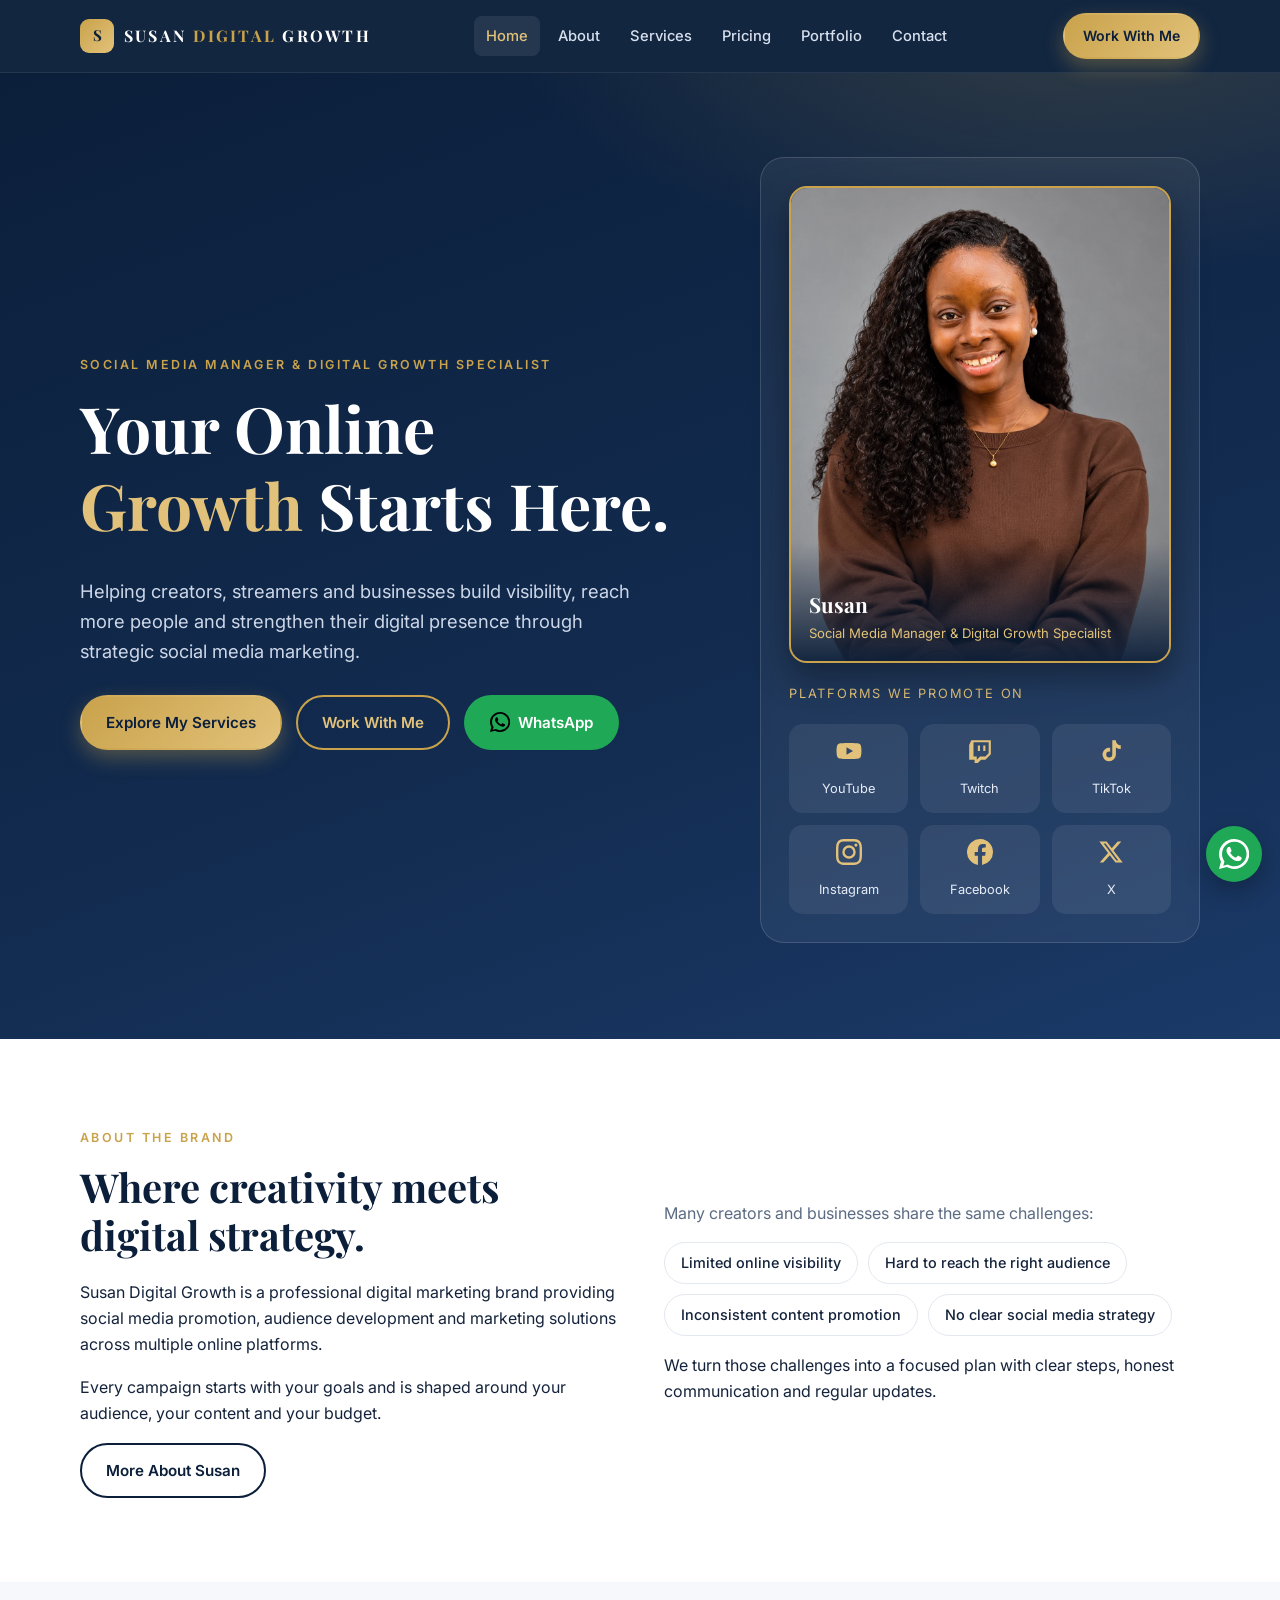
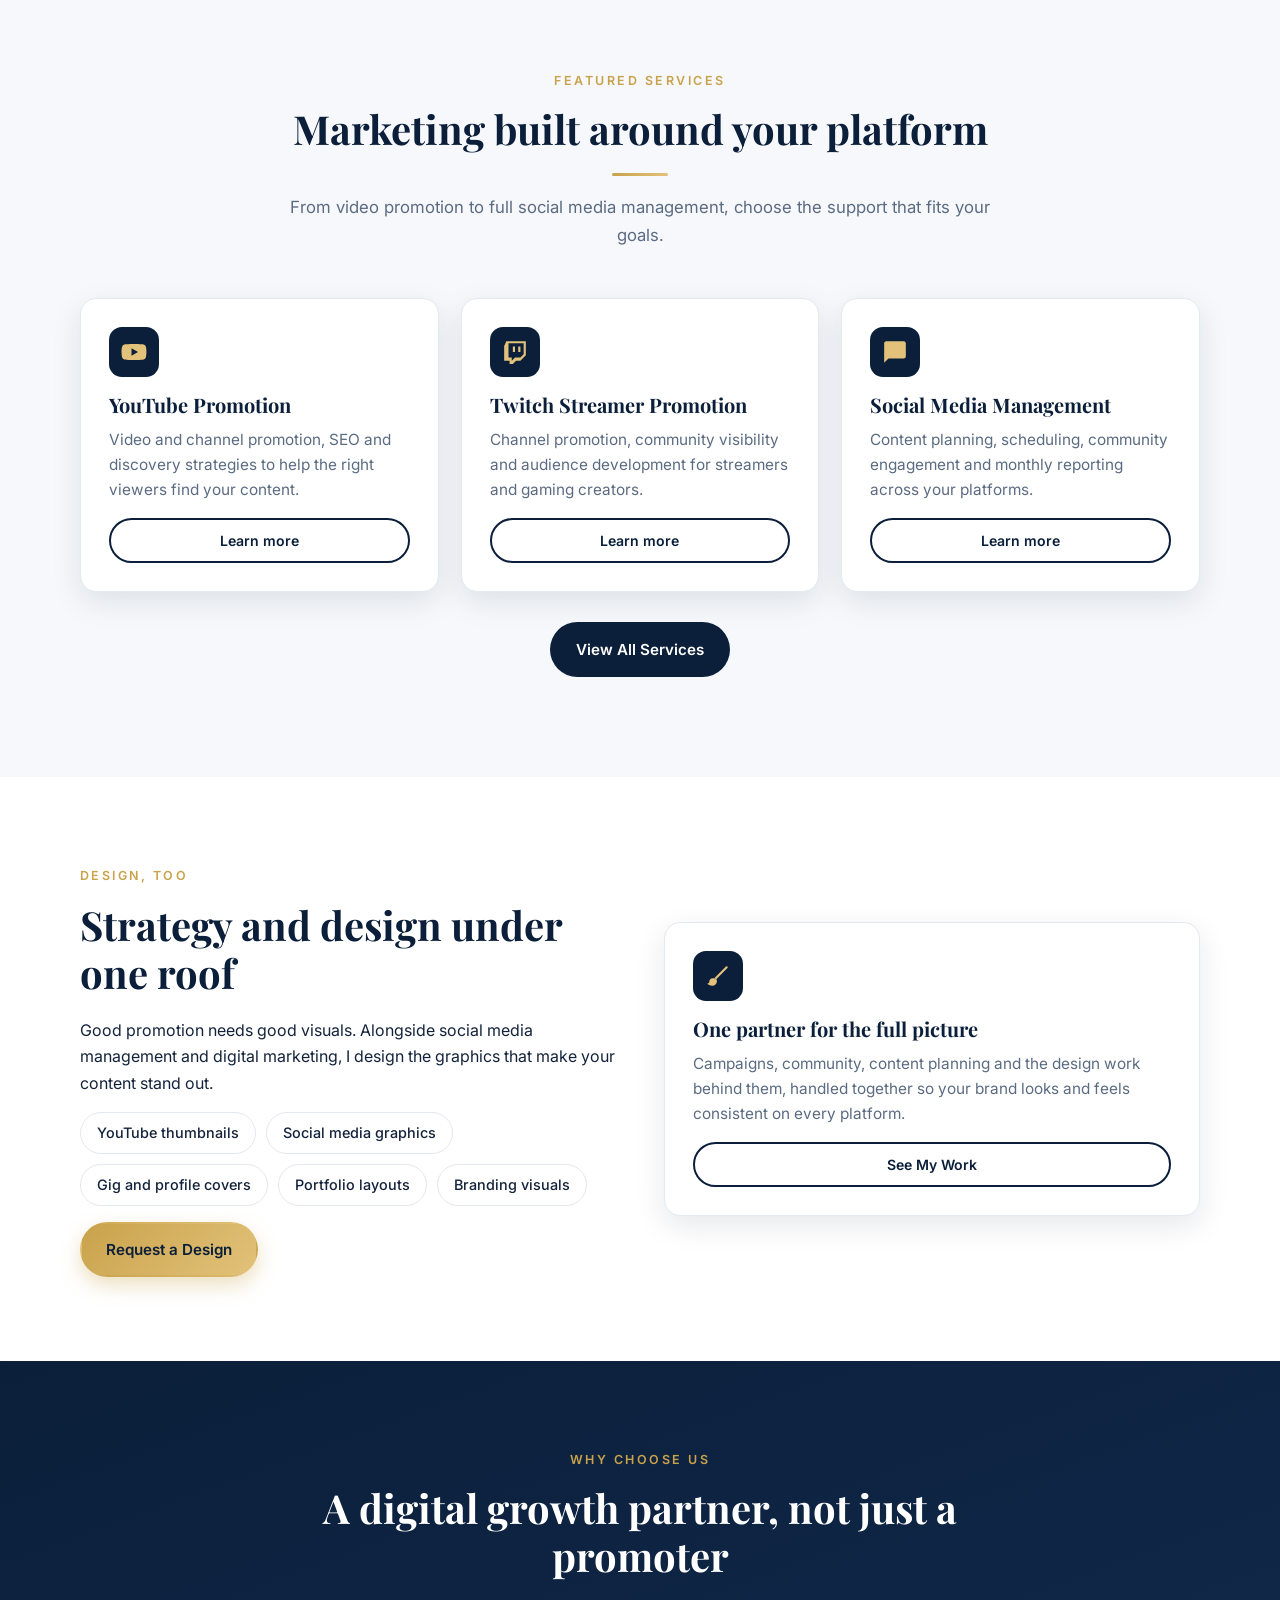
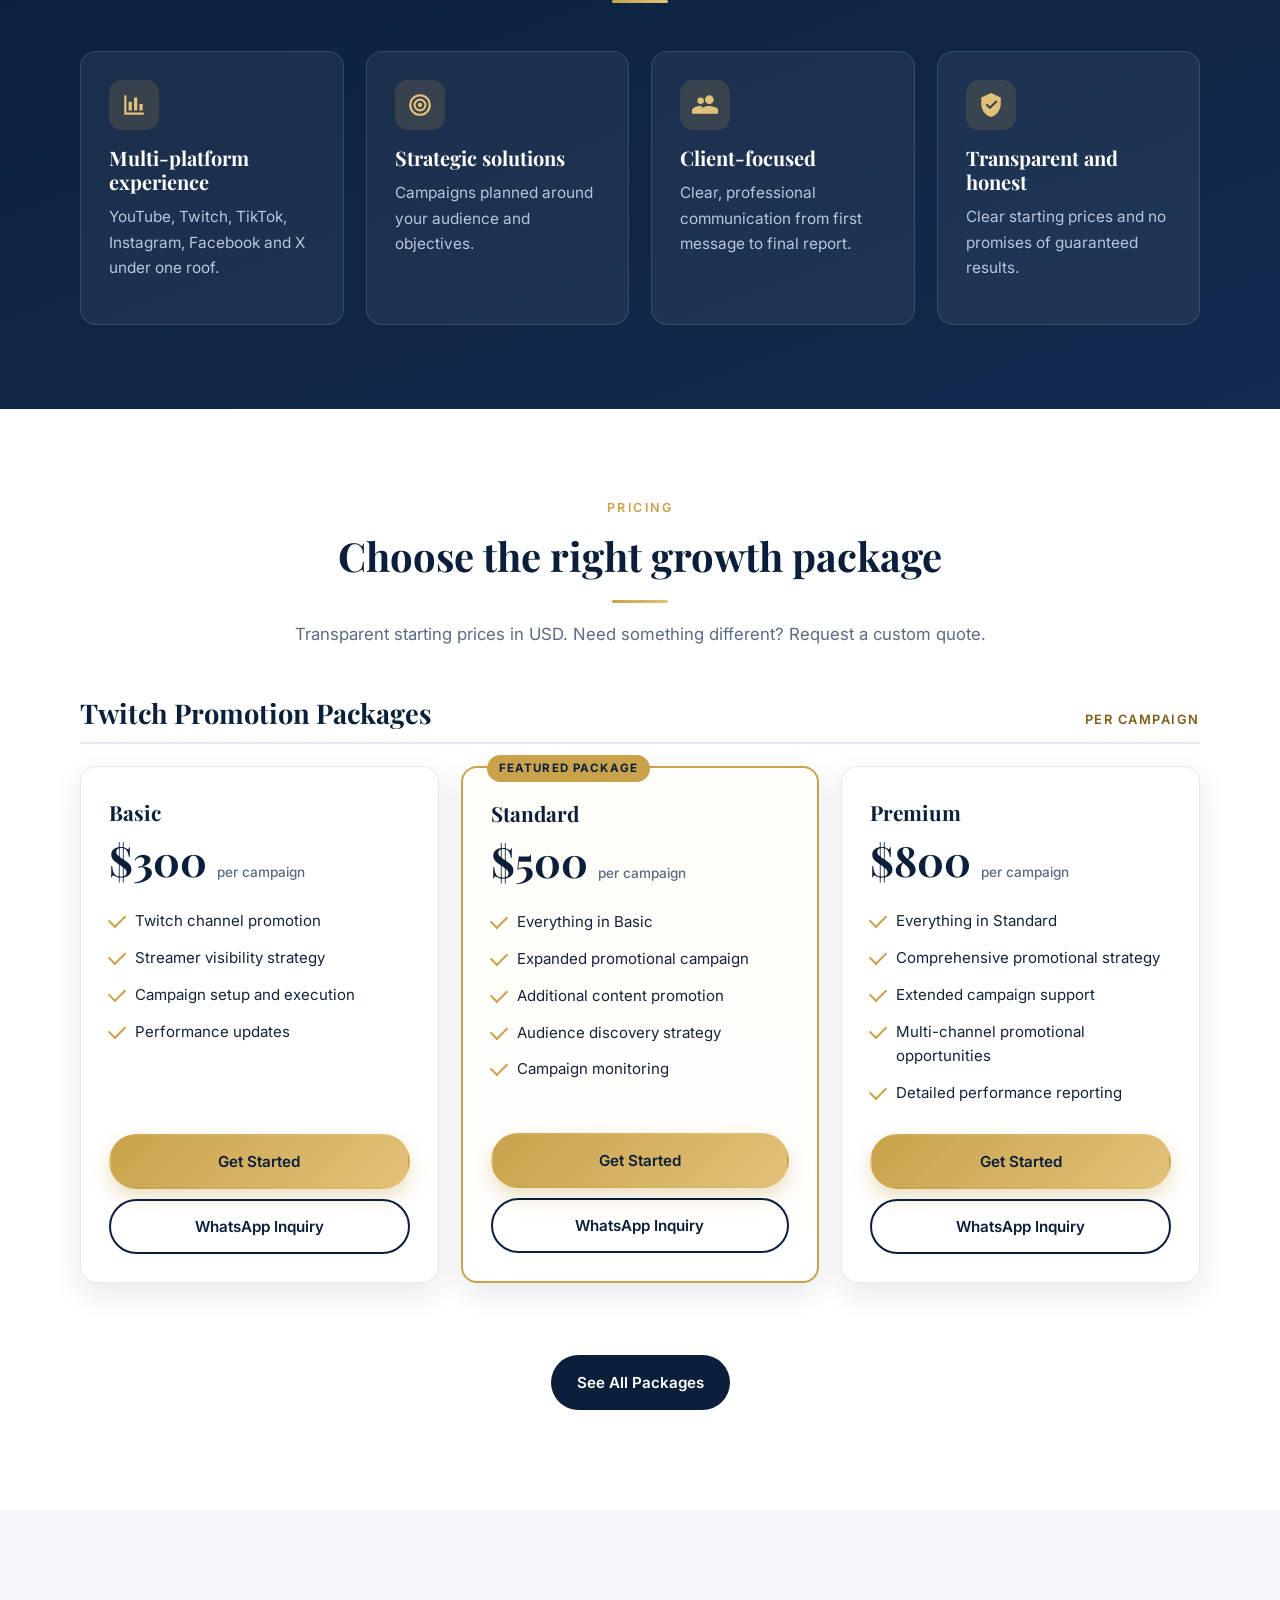
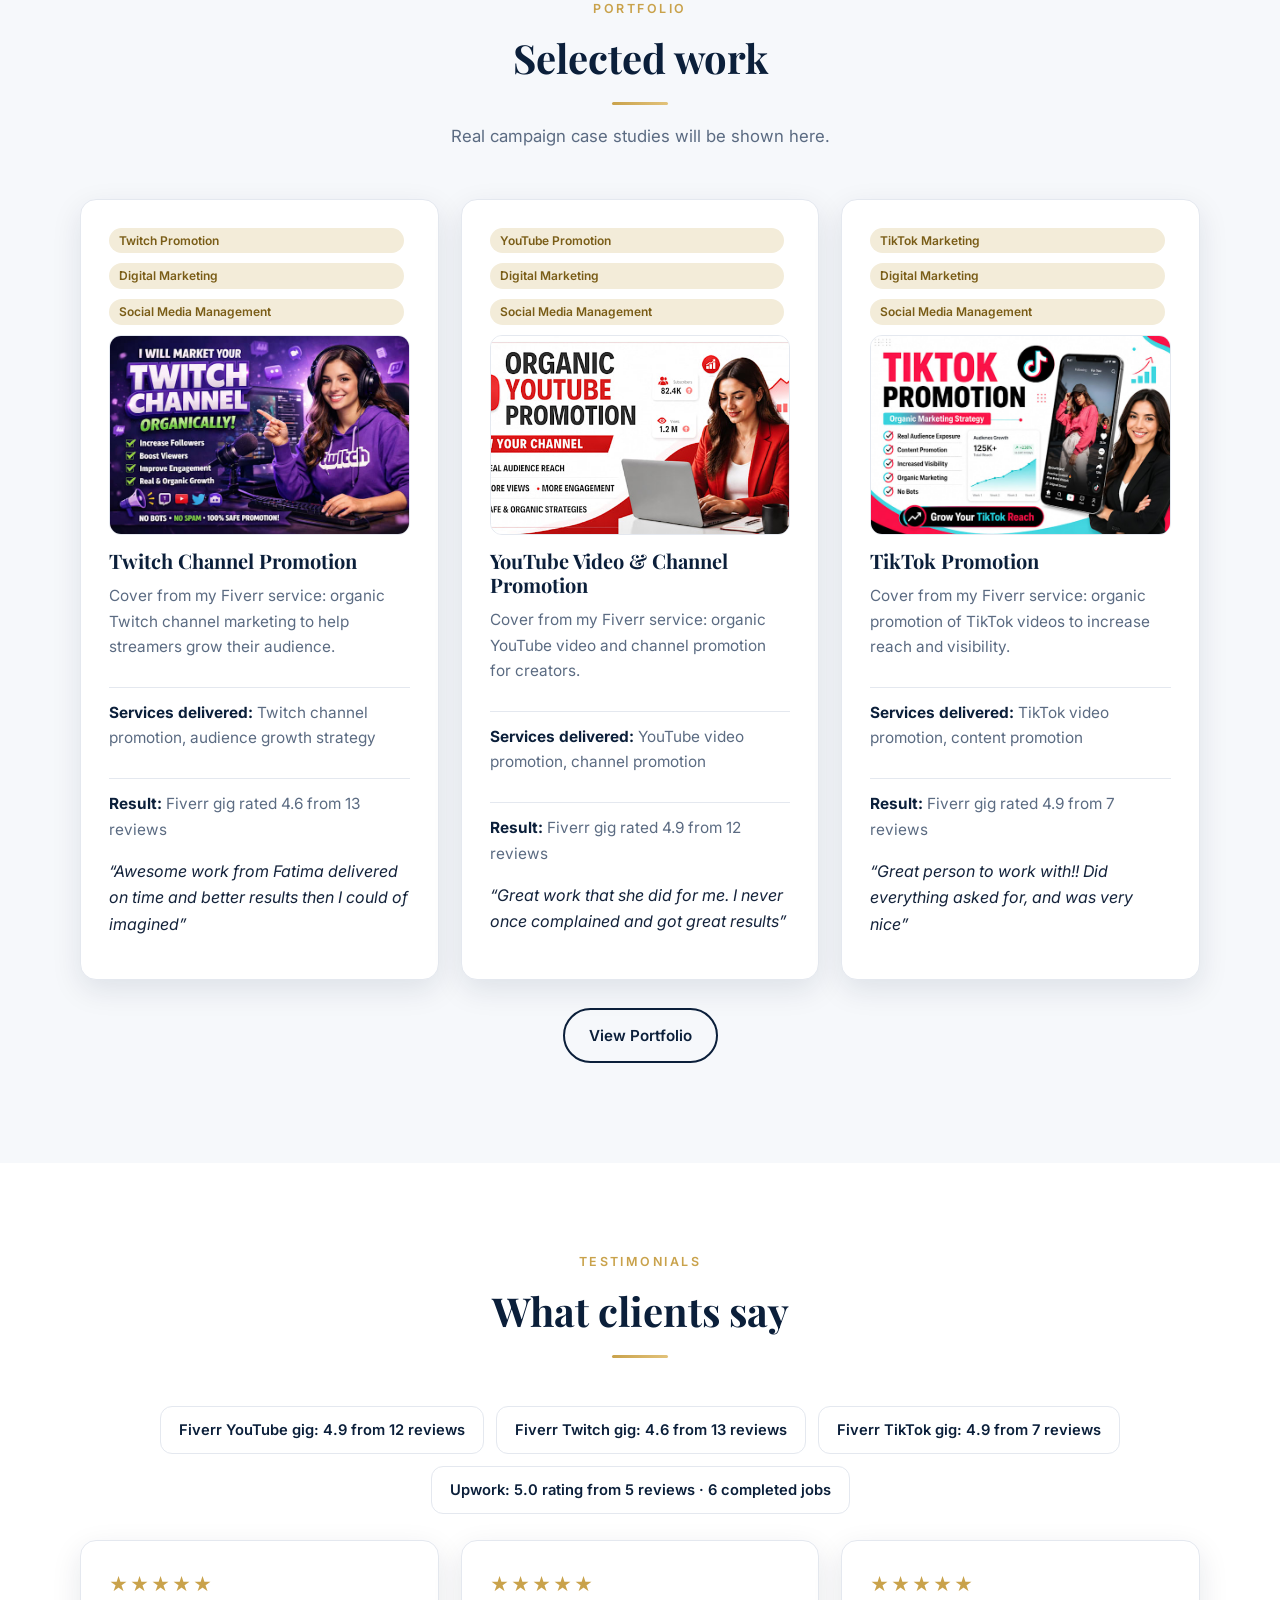
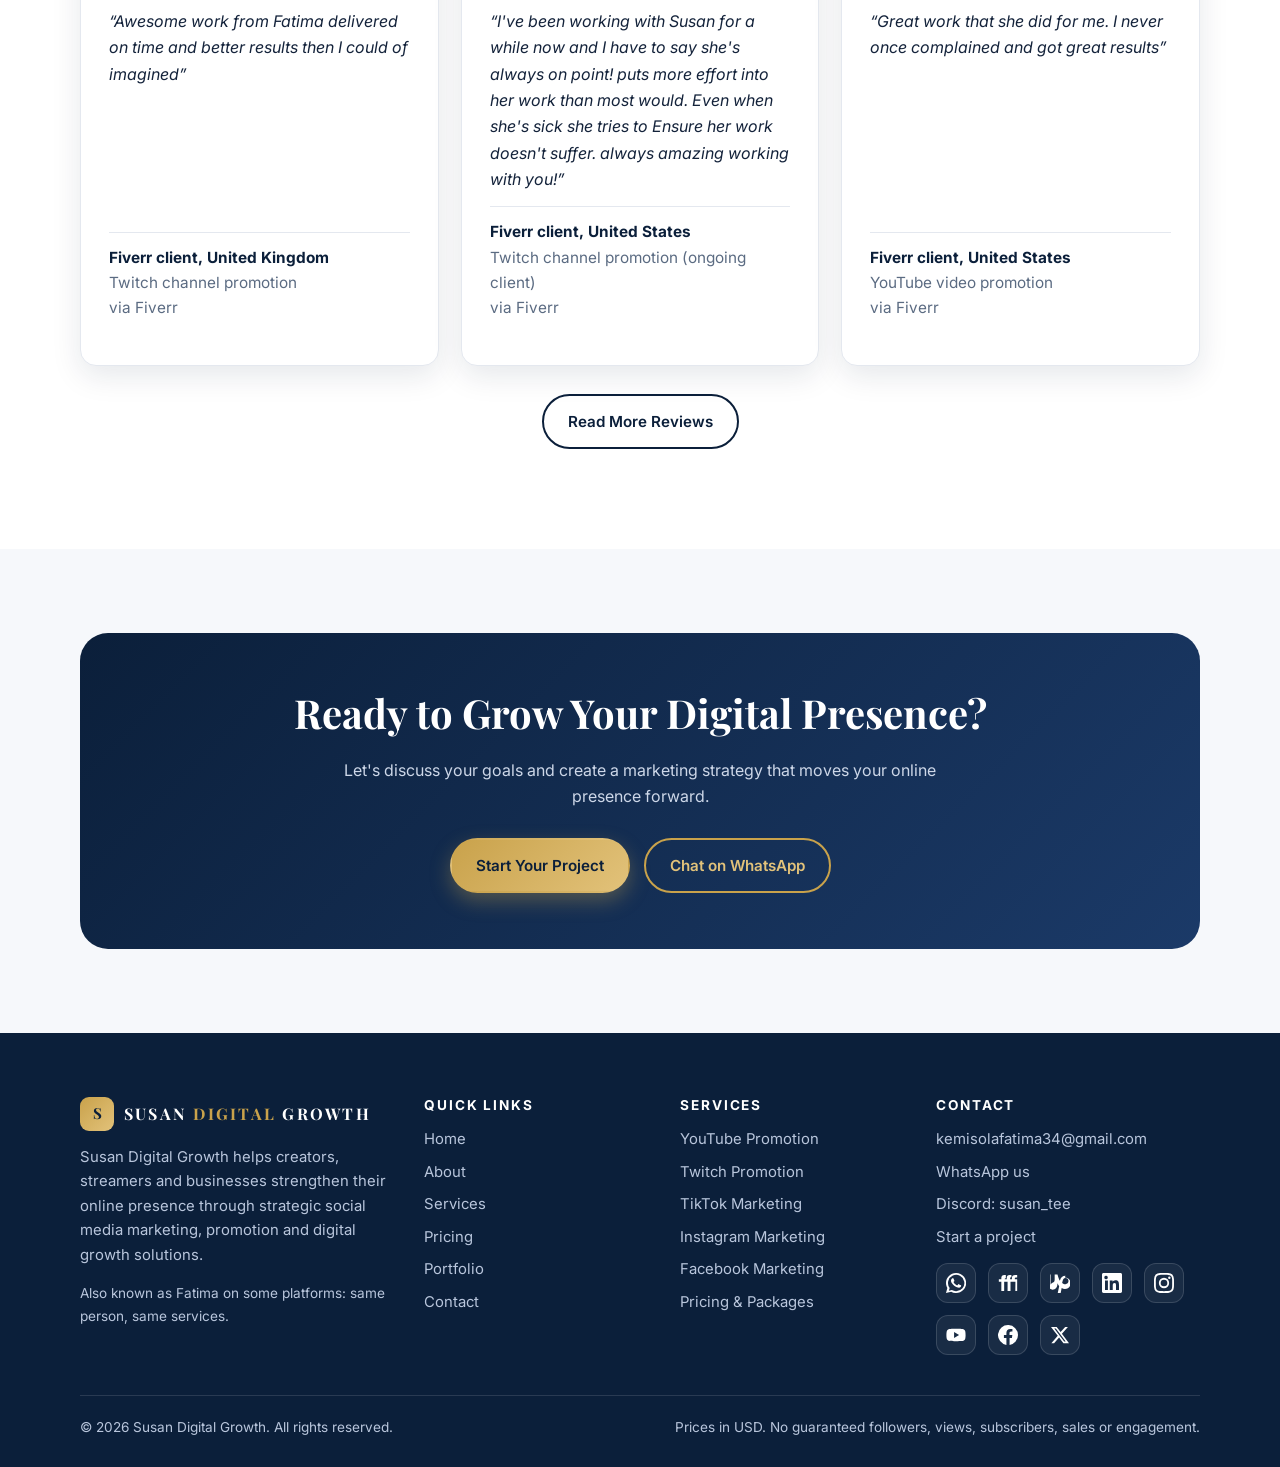
<file: index.html>
<!doctype html>
<html lang="en">
<head>
<meta charset="utf-8">
<meta name="viewport" content="width=device-width, initial-scale=1">
<title>Susan Digital Growth | Social Media Manager &amp; YouTube, Twitch Promotion</title>
<meta name="description" content="Susan Digital Growth helps creators, streamers and businesses build visibility through YouTube promotion, Twitch promotion and social media management. Starting prices in USD.">
<meta name="theme-color" content="#0b1f3a">
<meta property="og:title" content="Susan Digital Growth | Your Online Growth Starts Here">
<meta property="og:description" content="Strategic social media marketing, YouTube and Twitch promotion for creators, streamers and businesses.">
<meta property="og:type" content="website">
<link rel="preconnect" href="https://fonts.googleapis.com">
<link rel="preconnect" href="https://fonts.gstatic.com" crossorigin>
<link href="https://fonts.googleapis.com/css2?family=Inter:wght@400;500;600&family=Playfair+Display:wght@600;700&display=swap" rel="stylesheet">
<link rel="stylesheet" href="styles.css">
</head>
<body>
<div id="site-header"></div>
<main id="main">

<section class="hero">
  <div class="wrap grid">
    <div>
      <span class="eyebrow">Social Media Manager &amp; Digital Growth Specialist</span>
      <h1>Your Online <em>Growth</em> Starts Here.</h1>
      <p class="lead">Helping creators, streamers and businesses build visibility, reach more people and strengthen their digital presence through strategic social media marketing.</p>
      <div class="cta-row">
        <a class="btn btn-gold" href="services.html">Explore My Services</a>
        <a class="btn btn-outline" href="contact.html">Work With Me</a>
        <a class="btn btn-wa" data-wa="Hello Susan Digital Growth, I'd like to discuss a project." href="contact.html"><span data-icon="whatsapp" style="width:20px;height:20px;display:inline-flex"></span>WhatsApp</a>
      </div>
    </div>
    <div class="hero-card">
      <figure class="portrait">
        <img src="images/susan-main.webp" width="1145" height="1374" alt="Portrait of Susan, founder of Susan Digital Growth, smiling in a brown sweater" fetchpriority="high">
        <figcaption><strong>Susan</strong><span>Social Media Manager &amp; Digital Growth Specialist</span></figcaption>
      </figure>
      <div class="lbl">Platforms we promote on</div>
      <div class="platforms">
        <div class="chip"><span data-icon="youtube"></span>YouTube</div>
        <div class="chip"><span data-icon="twitch"></span>Twitch</div>
        <div class="chip"><span data-icon="tiktok"></span>TikTok</div>
        <div class="chip"><span data-icon="instagram"></span>Instagram</div>
        <div class="chip"><span data-icon="facebook"></span>Facebook</div>
        <div class="chip"><span data-icon="x"></span>X</div>
      </div>
    </div>
  </div>
</section>

<section>
  <div class="wrap split">
    <div class="reveal">
      <span class="eyebrow">About the brand</span>
      <h2>Where creativity meets digital strategy.</h2>
      <p>Susan Digital Growth is a professional digital marketing brand providing social media promotion, audience development and marketing solutions across multiple online platforms.</p>
      <p>Every campaign starts with your goals and is shaped around your audience, your content and your budget.</p>
      <a class="btn btn-line" href="about.html">More About Susan</a>
    </div>
    <div class="reveal">
      <p style="color:var(--muted)">Many creators and businesses share the same challenges:</p>
      <ul class="pill-list">
        <li>Limited online visibility</li><li>Hard to reach the right audience</li>
        <li>Inconsistent content promotion</li><li>No clear social media strategy</li>
      </ul>
      <p>We turn those challenges into a focused plan with clear steps, honest communication and regular updates.</p>
    </div>
  </div>
</section>

<section class="alt">
  <div class="wrap">
    <div class="head reveal"><span class="eyebrow">Featured services</span><h2>Marketing built around your platform</h2><div class="rule"></div>
      <p>From video promotion to full social media management, choose the support that fits your goals.</p></div>
    <div class="cards">
      <article class="card reveal"><div class="ico" data-icon="youtube"></div><h3>YouTube Promotion</h3><p>Video and channel promotion, SEO and discovery strategies to help the right viewers find your content.</p><a class="btn btn-line btn-sm push" href="services.html#youtube">Learn more</a></article>
      <article class="card reveal"><div class="ico" data-icon="twitch"></div><h3>Twitch Streamer Promotion</h3><p>Channel promotion, community visibility and audience development for streamers and gaming creators.</p><a class="btn btn-line btn-sm push" href="services.html#twitch">Learn more</a></article>
      <article class="card reveal"><div class="ico" data-icon="chat"></div><h3>Social Media Management</h3><p>Content planning, scheduling, community engagement and monthly reporting across your platforms.</p><a class="btn btn-line btn-sm push" href="services.html#management">Learn more</a></article>
    </div>
    <p style="text-align:center;margin-top:30px"><a class="btn btn-navy" href="services.html">View All Services</a></p>
  </div>
</section>

<section>
  <div class="wrap split">
    <div class="reveal">
      <span class="eyebrow">Design, too</span>
      <h2>Strategy and design under one roof</h2>
      <p>Good promotion needs good visuals. Alongside social media management and digital marketing, I design the graphics that make your content stand out.</p>
      <ul class="pill-list"><li>YouTube thumbnails</li><li>Social media graphics</li><li>Gig and profile covers</li><li>Portfolio layouts</li><li>Branding visuals</li></ul>
      <a class="btn btn-gold" href="contact.html?service=Graphic%20Design%20and%20Video%20Marketing#start">Request a Design</a>
    </div>
    <div class="card reveal"><div class="ico" data-icon="brush"></div><h3>One partner for the full picture</h3><p>Campaigns, community, content planning and the design work behind them, handled together so your brand looks and feels consistent on every platform.</p><a class="btn btn-line btn-sm push" href="portfolio.html">See My Work</a></div>
  </div>
</section>

<section class="dark">
  <div class="wrap">
    <div class="head reveal"><span class="eyebrow">Why choose us</span><h2>A digital growth partner, not just a promoter</h2><div class="rule"></div></div>
    <div class="cards">
      <article class="card reveal"><div class="ico" data-icon="chart"></div><h3>Multi-platform experience</h3><p>YouTube, Twitch, TikTok, Instagram, Facebook and X under one roof.</p></article>
      <article class="card reveal"><div class="ico" data-icon="target"></div><h3>Strategic solutions</h3><p>Campaigns planned around your audience and objectives.</p></article>
      <article class="card reveal"><div class="ico" data-icon="users"></div><h3>Client-focused</h3><p>Clear, professional communication from first message to final report.</p></article>
      <article class="card reveal"><div class="ico" data-icon="shield"></div><h3>Transparent and honest</h3><p>Clear starting prices and no promises of guaranteed results.</p></article>
    </div>
  </div>
</section>

<section>
  <div class="wrap">
    <div class="head reveal"><span class="eyebrow">Pricing</span><h2>Choose the right growth package</h2><div class="rule"></div>
      <p>Transparent starting prices in USD. Need something different? Request a custom quote.</p></div>
    <div data-render="pricing" data-groups="twitch" data-compact></div>
    <p style="text-align:center"><a class="btn btn-navy" href="pricing.html">See All Packages</a></p>
  </div>
</section>

<section class="alt">
  <div class="wrap">
    <div class="head reveal"><span class="eyebrow">Portfolio</span><h2>Selected work</h2><div class="rule"></div><p>Real campaign case studies will be shown here.</p></div>
    <div data-render="portfolio" data-nofilter data-limit="3"></div>
    <p style="text-align:center;margin-top:28px"><a class="btn btn-line" href="portfolio.html">View Portfolio</a></p>
  </div>
</section>

<section>
  <div class="wrap">
    <div class="head reveal"><span class="eyebrow">Testimonials</span><h2>What clients say</h2><div class="rule"></div></div>
    <div data-render="testimonials" data-limit="3"></div>
    <p style="text-align:center;margin-top:28px"><a class="btn btn-line" href="portfolio.html">Read More Reviews</a></p>
  </div>
</section>

<section class="alt">
  <div class="wrap">
    <div class="cta-band reveal">
      <h2>Ready to Grow Your Digital Presence?</h2>
      <p>Let's discuss your goals and create a marketing strategy that moves your online presence forward.</p>
      <div class="cta-row"><a class="btn btn-gold" href="contact.html#start">Start Your Project</a><a class="btn btn-outline" data-wa="Hello Susan Digital Growth, I'd like to discuss a project." href="contact.html">Chat on WhatsApp</a></div>
    </div>
  </div>
</section>

</main>
<div id="site-footer"></div>
<script src="site-config.js"></script>
<script src="main.js"></script>
</body>
</html>
</file>
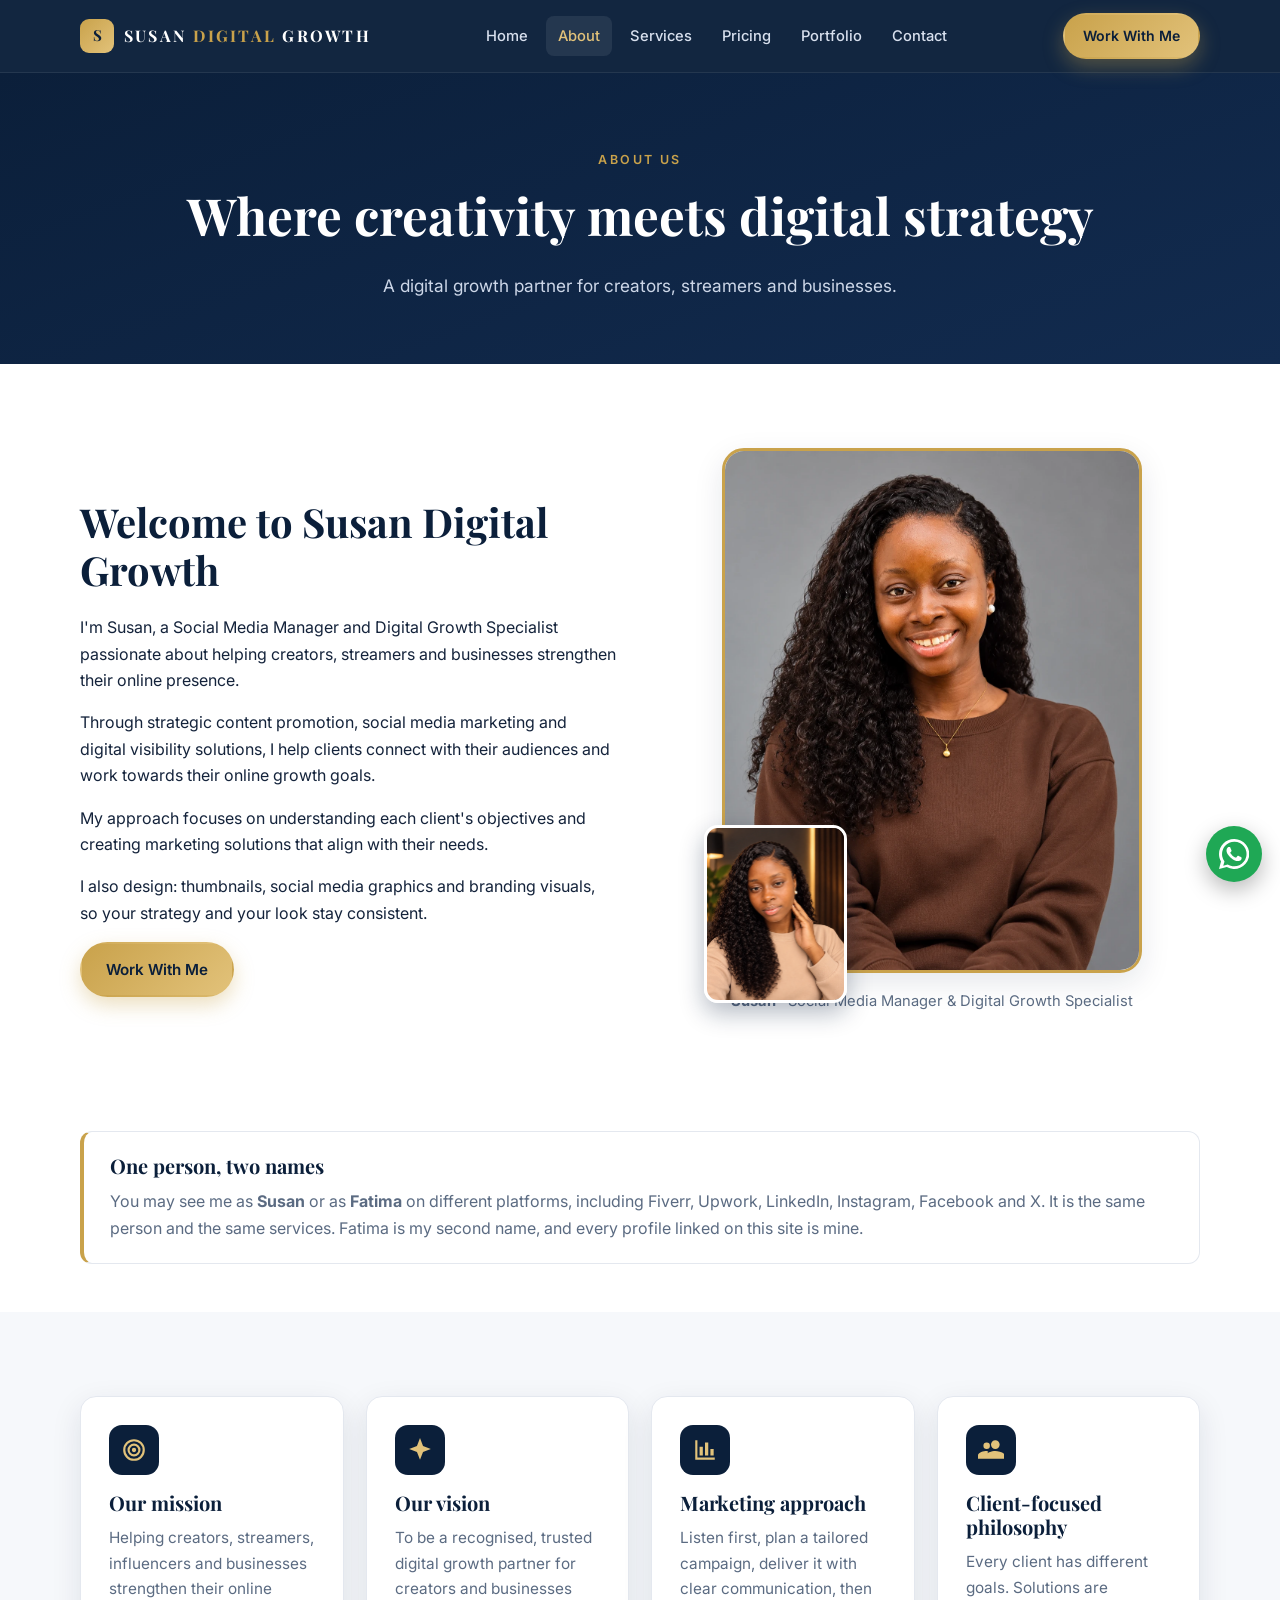
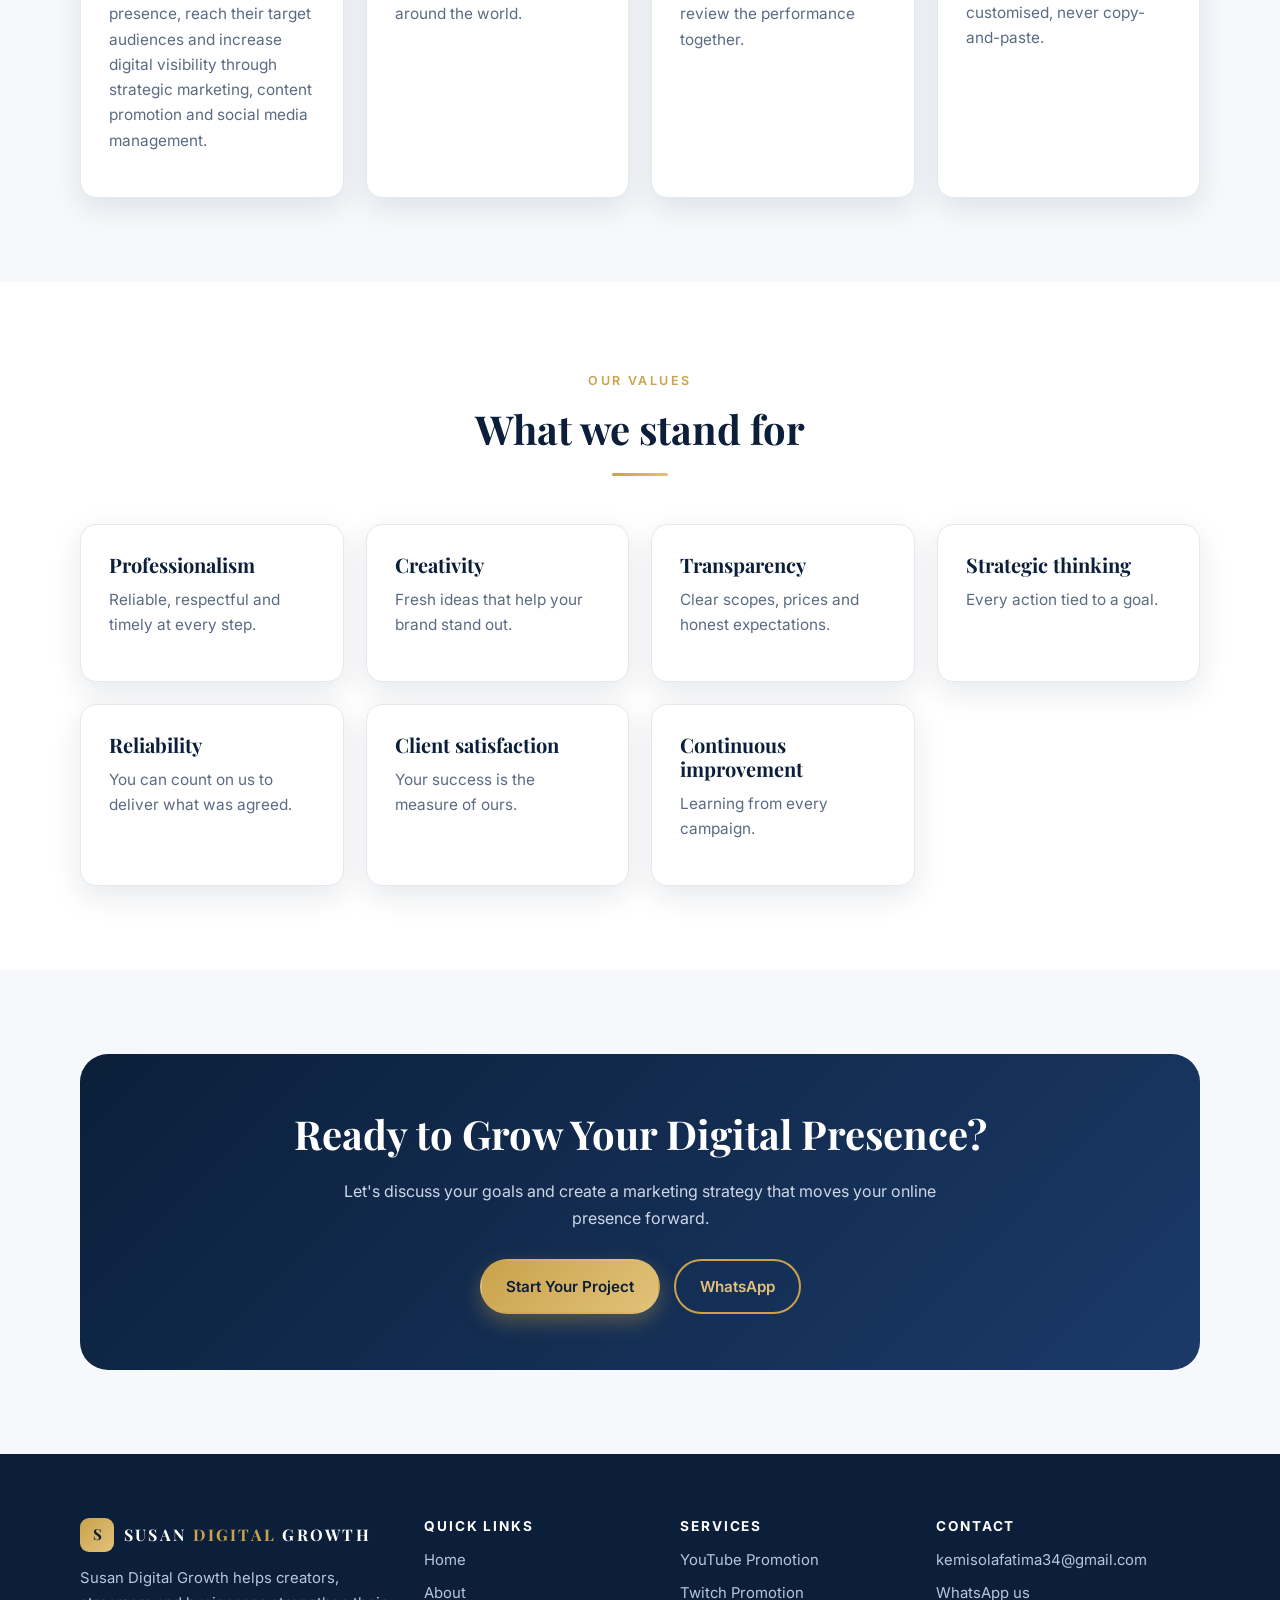
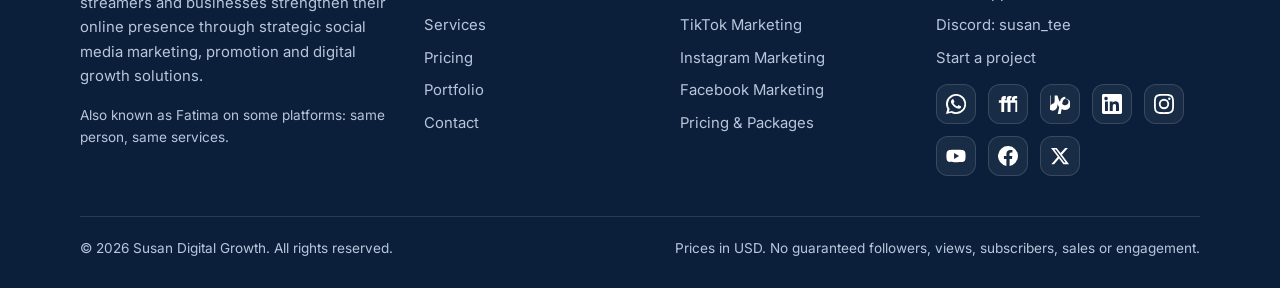
<file: about.html>
<!doctype html>
<html lang="en">
<head>
<meta charset="utf-8">
<meta name="viewport" content="width=device-width, initial-scale=1">
<title>About Susan | Social Media Manager &amp; Digital Growth Specialist</title>
<meta name="description" content="Meet Susan, a Social Media Manager and Digital Growth Specialist helping creators, streamers and businesses strengthen their online presence.">
<meta name="theme-color" content="#0b1f3a">
<link rel="preconnect" href="https://fonts.googleapis.com">
<link rel="preconnect" href="https://fonts.gstatic.com" crossorigin>
<link href="https://fonts.googleapis.com/css2?family=Inter:wght@400;500;600&family=Playfair+Display:wght@600;700&display=swap" rel="stylesheet">
<link rel="stylesheet" href="styles.css">
</head>
<body>
<div id="site-header"></div>
<main id="main">
<section class="page-hero"><div class="wrap"><span class="eyebrow">About us</span><h1>Where creativity meets digital strategy</h1><p>A digital growth partner for creators, streamers and businesses.</p></div></section>

<section>
  <div class="wrap split">
    <div class="reveal">
      <h2>Welcome to Susan Digital Growth</h2>
      <p>I'm Susan, a Social Media Manager and Digital Growth Specialist passionate about helping creators, streamers and businesses strengthen their online presence.</p>
      <p>Through strategic content promotion, social media marketing and digital visibility solutions, I help clients connect with their audiences and work towards their online growth goals.</p>
      <p>My approach focuses on understanding each client's objectives and creating marketing solutions that align with their needs.</p>
      <p>I also design: thumbnails, social media graphics and branding visuals, so your strategy and your look stay consistent.</p>
      <a class="btn btn-gold" href="contact.html#start">Work With Me</a>
    </div>
    <div class="about-photo reveal">
      <img class="main" src="images/susan-main.webp" width="1145" height="1374" alt="Portrait of Susan, Social Media Manager and Digital Growth Specialist" loading="lazy">
      <img class="inset" src="images/susan-alt.webp" width="1145" height="1374" alt="Susan at her desk, ready to work with creators and businesses" loading="lazy">
      <p class="cap"><strong>Susan</strong> &middot; Social Media Manager &amp; Digital Growth Specialist</p>
    </div>
  </div>
</section>

<section style="padding:0 0 48px">
  <div class="wrap">
    <div class="notes reveal">
      <h3>One person, two names</h3>
      <p style="margin:0;color:var(--muted)">You may see me as <strong>Susan</strong> or as <strong>Fatima</strong> on different platforms, including Fiverr, Upwork, LinkedIn, Instagram, Facebook and X. It is the same person and the same services. Fatima is my second name, and every profile linked on this site is mine.</p>
    </div>
  </div>
</section>

<section class="alt">
  <div class="wrap">
    <div class="cards">
      <article class="card reveal"><div class="ico" data-icon="target"></div><h3>Our mission</h3><p>Helping creators, streamers, influencers and businesses strengthen their online presence, reach their target audiences and increase digital visibility through strategic marketing, content promotion and social media management.</p></article>
      <article class="card reveal"><div class="ico" data-icon="spark"></div><h3>Our vision</h3><p>To be a recognised, trusted digital growth partner for creators and businesses around the world.</p></article>
      <article class="card reveal"><div class="ico" data-icon="chart"></div><h3>Marketing approach</h3><p>Listen first, plan a tailored campaign, deliver it with clear communication, then review the performance together.</p></article>
      <article class="card reveal"><div class="ico" data-icon="users"></div><h3>Client-focused philosophy</h3><p>Every client has different goals. Solutions are customised, never copy-and-paste.</p></article>
    </div>
  </div>
</section>

<section>
  <div class="wrap">
    <div class="head reveal"><span class="eyebrow">Our values</span><h2>What we stand for</h2><div class="rule"></div></div>
    <div class="cards">
      <article class="card reveal"><h3>Professionalism</h3><p>Reliable, respectful and timely at every step.</p></article>
      <article class="card reveal"><h3>Creativity</h3><p>Fresh ideas that help your brand stand out.</p></article>
      <article class="card reveal"><h3>Transparency</h3><p>Clear scopes, prices and honest expectations.</p></article>
      <article class="card reveal"><h3>Strategic thinking</h3><p>Every action tied to a goal.</p></article>
      <article class="card reveal"><h3>Reliability</h3><p>You can count on us to deliver what was agreed.</p></article>
      <article class="card reveal"><h3>Client satisfaction</h3><p>Your success is the measure of ours.</p></article>
      <article class="card reveal"><h3>Continuous improvement</h3><p>Learning from every campaign.</p></article>
    </div>
  </div>
</section>

<section class="alt"><div class="wrap"><div class="cta-band reveal"><h2>Ready to Grow Your Digital Presence?</h2><p>Let's discuss your goals and create a marketing strategy that moves your online presence forward.</p><div class="cta-row"><a class="btn btn-gold" href="contact.html#start">Start Your Project</a><a class="btn btn-outline" data-wa="Hello Susan Digital Growth, I'd like to discuss a project." href="contact.html">WhatsApp</a></div></div></div></section>
</main>
<div id="site-footer"></div>
<script src="site-config.js"></script>
<script src="main.js"></script>
</body>
</html>
</file>
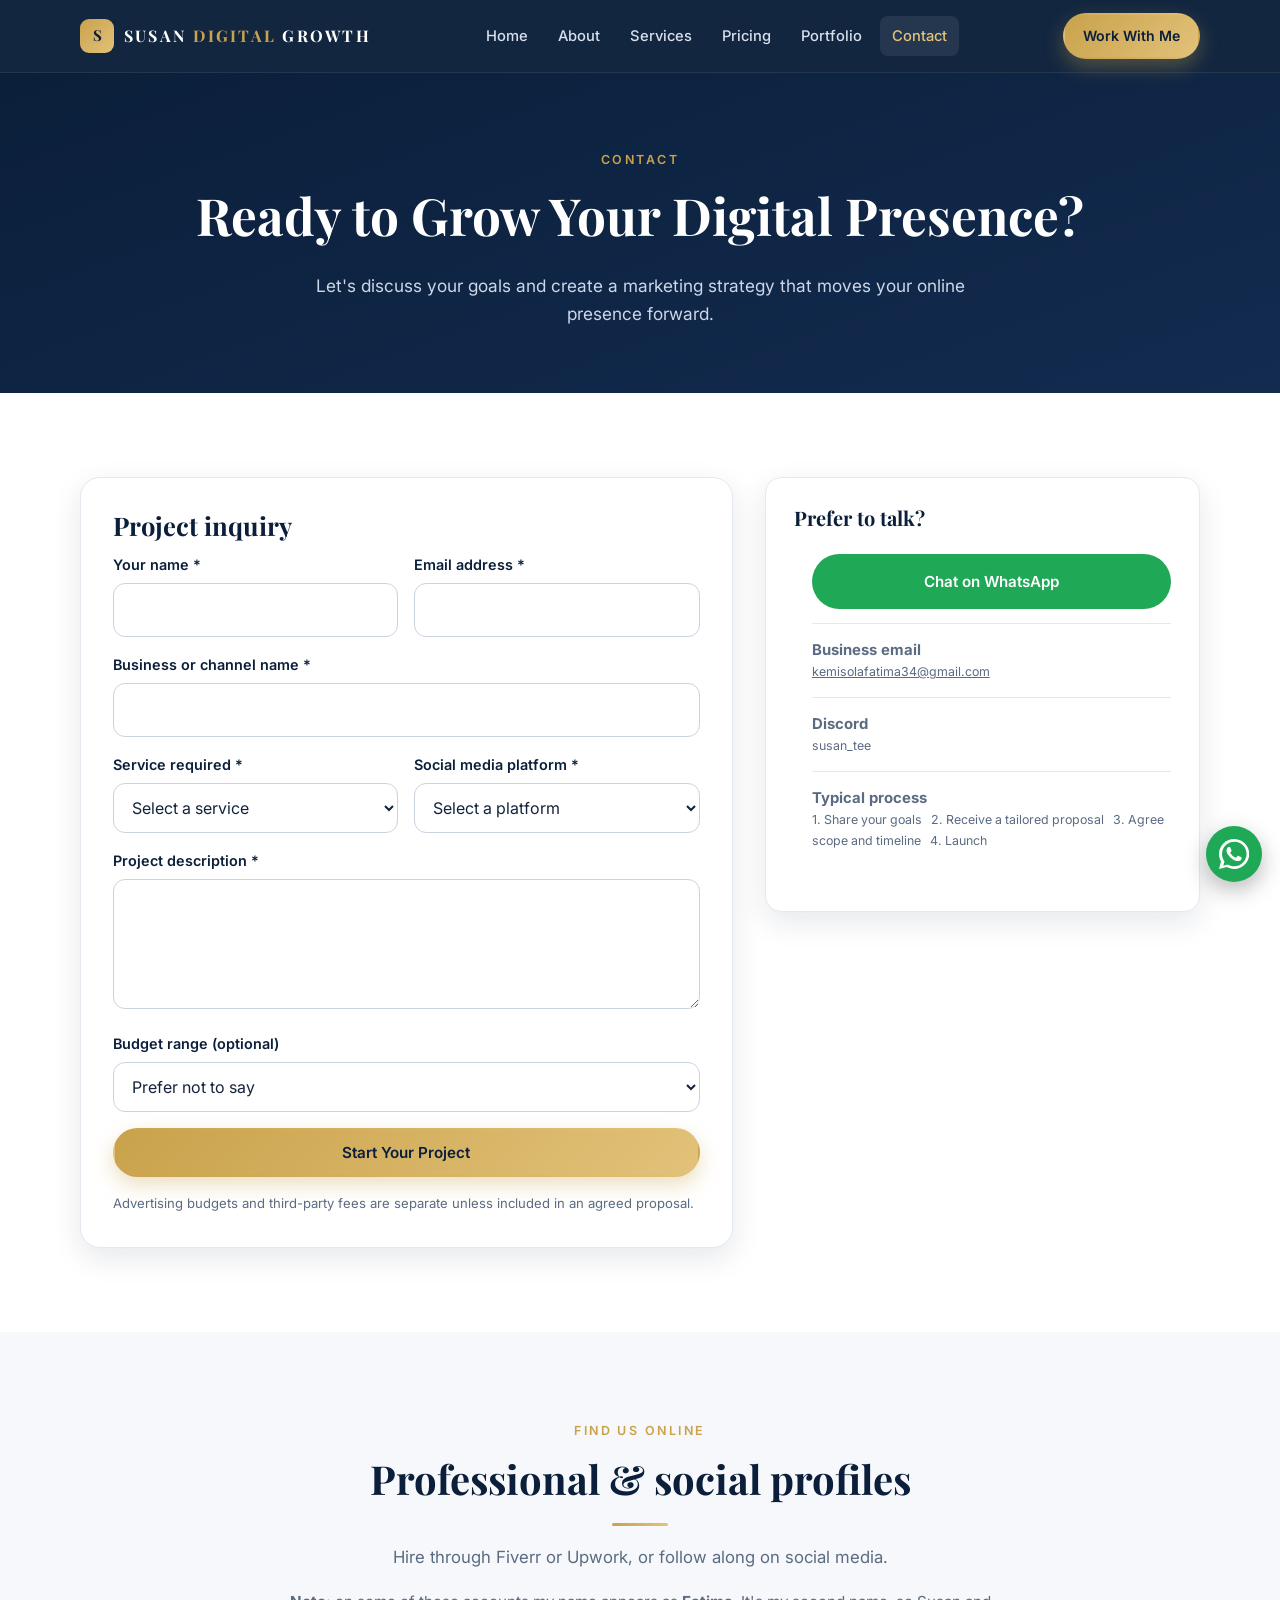
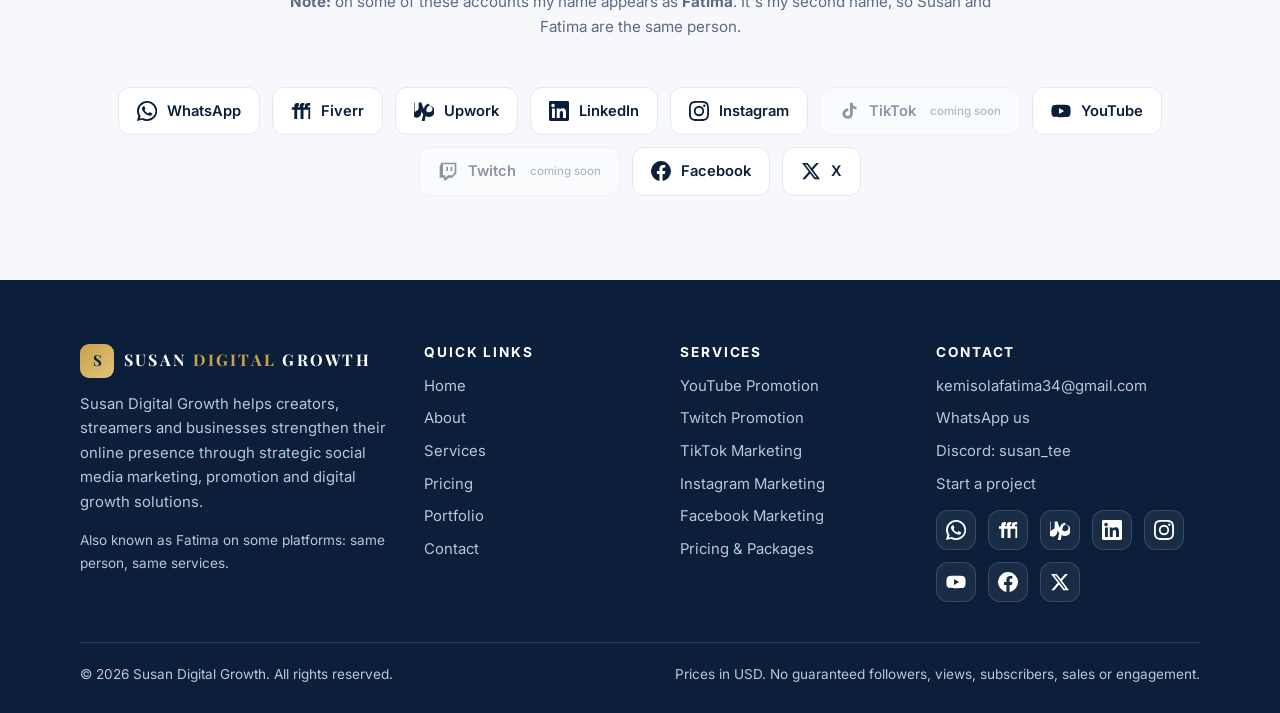
<file: contact.html>
<!doctype html>
<html lang="en">
<head>
<meta charset="utf-8">
<meta name="viewport" content="width=device-width, initial-scale=1">
<title>Contact &amp; Start Your Project | Susan Digital Growth</title>
<meta name="description" content="Start your project with Susan Digital Growth. Send an inquiry by form, WhatsApp or email and get a tailored social media marketing plan.">
<meta name="theme-color" content="#0b1f3a">
<link rel="preconnect" href="https://fonts.googleapis.com">
<link rel="preconnect" href="https://fonts.gstatic.com" crossorigin>
<link href="https://fonts.googleapis.com/css2?family=Inter:wght@400;500;600&family=Playfair+Display:wght@600;700&display=swap" rel="stylesheet">
<link rel="stylesheet" href="styles.css">
</head>
<body>
<div id="site-header"></div>
<main id="main">
<section class="page-hero"><div class="wrap"><span class="eyebrow">Contact</span><h1>Ready to Grow Your Digital Presence?</h1><p>Let's discuss your goals and create a marketing strategy that moves your online presence forward.</p></div></section>

<section>
  <div class="wrap contact-grid">
    <div class="form-box reveal" id="start">
      <h2 style="font-size:1.6rem">Project inquiry</h2>
      <form id="inquiry" novalidate>
        <div class="hp" aria-hidden="true"><label>Website <input name="website" tabindex="-1" autocomplete="off"></label></div>
        <div class="row">
          <div><label for="name">Your name *</label><input id="name" name="name" required autocomplete="name"></div>
          <div><label for="email">Email address *</label><input id="email" name="email" type="email" required autocomplete="email"></div>
        </div>
        <div><label for="business">Business or channel name *</label><input id="business" name="business" required></div>
        <div class="row">
          <div><label for="service">Service required *</label>
            <select id="service" name="service" required>
              <option value="">Select a service</option>
              <option>YouTube Promotion</option><option>Twitch Streamer Promotion</option><option>TikTok Marketing</option>
              <option>Instagram Marketing</option><option>Facebook Marketing</option><option>Social Media Management</option>
              <option>Graphic Design and Video Marketing</option><option>Custom Quote</option>
            </select></div>
          <div><label for="platform">Social media platform *</label>
            <select id="platform" name="platform" required>
              <option value="">Select a platform</option>
              <option>YouTube</option><option>Twitch</option><option>TikTok</option><option>Instagram</option><option>Facebook</option><option>X</option><option>Multiple platforms</option><option>Other</option>
            </select></div>
        </div>
        <div><label for="message">Project description *</label><textarea id="message" name="message" required></textarea></div>
        <div><label for="budget">Budget range (optional)</label>
          <select id="budget" name="budget"><option value="">Prefer not to say</option><option>Under $200</option><option>$200 - $500</option><option>$500 - $1,000</option><option>$1,000+</option></select></div>
        <button class="btn btn-gold btn-block" type="submit">Start Your Project</button>
        <div id="form-msg" class="form-msg" role="status" tabindex="-1"></div>
        <p style="font-size:.82rem;color:var(--muted);margin:0">Advertising budgets and third-party fees are separate unless included in an agreed proposal.</p>
      </form>
    </div>

    <aside class="reveal">
      <div class="card">
        <h3>Prefer to talk?</h3>
        <ul class="side-list">
          <li><a class="btn btn-wa btn-block" data-wa="Hello Susan Digital Growth, I'd like to discuss a project." href="contact.html">Chat on WhatsApp</a></li>
          <li><strong>Business email</strong><small data-email></small></li>
          <li><strong>Discord</strong><small data-discord></small></li>
          <li><strong>Typical process</strong><small>1. Share your goals &nbsp; 2. Receive a tailored proposal &nbsp; 3. Agree scope and timeline &nbsp; 4. Launch</small></li>
        </ul>
      </div>
    </aside>
  </div>
</section>

<section class="alt">
  <div class="wrap">
    <div class="head reveal"><span class="eyebrow">Find us online</span><h2>Professional &amp; social profiles</h2><div class="rule"></div><p>Hire through Fiverr or Upwork, or follow along on social media.</p>
      <p style="font-size:.95rem"><strong>Note:</strong> on some of these accounts my name appears as <strong>Fatima</strong>. It's my second name, so Susan and Fatima are the same person.</p></div>
    <div class="socials" style="justify-content:center" data-socials></div>
  </div>
</section>
</main>
<div id="site-footer"></div>
<script src="site-config.js"></script>
<script src="main.js"></script>
</body>
</html>
</file>
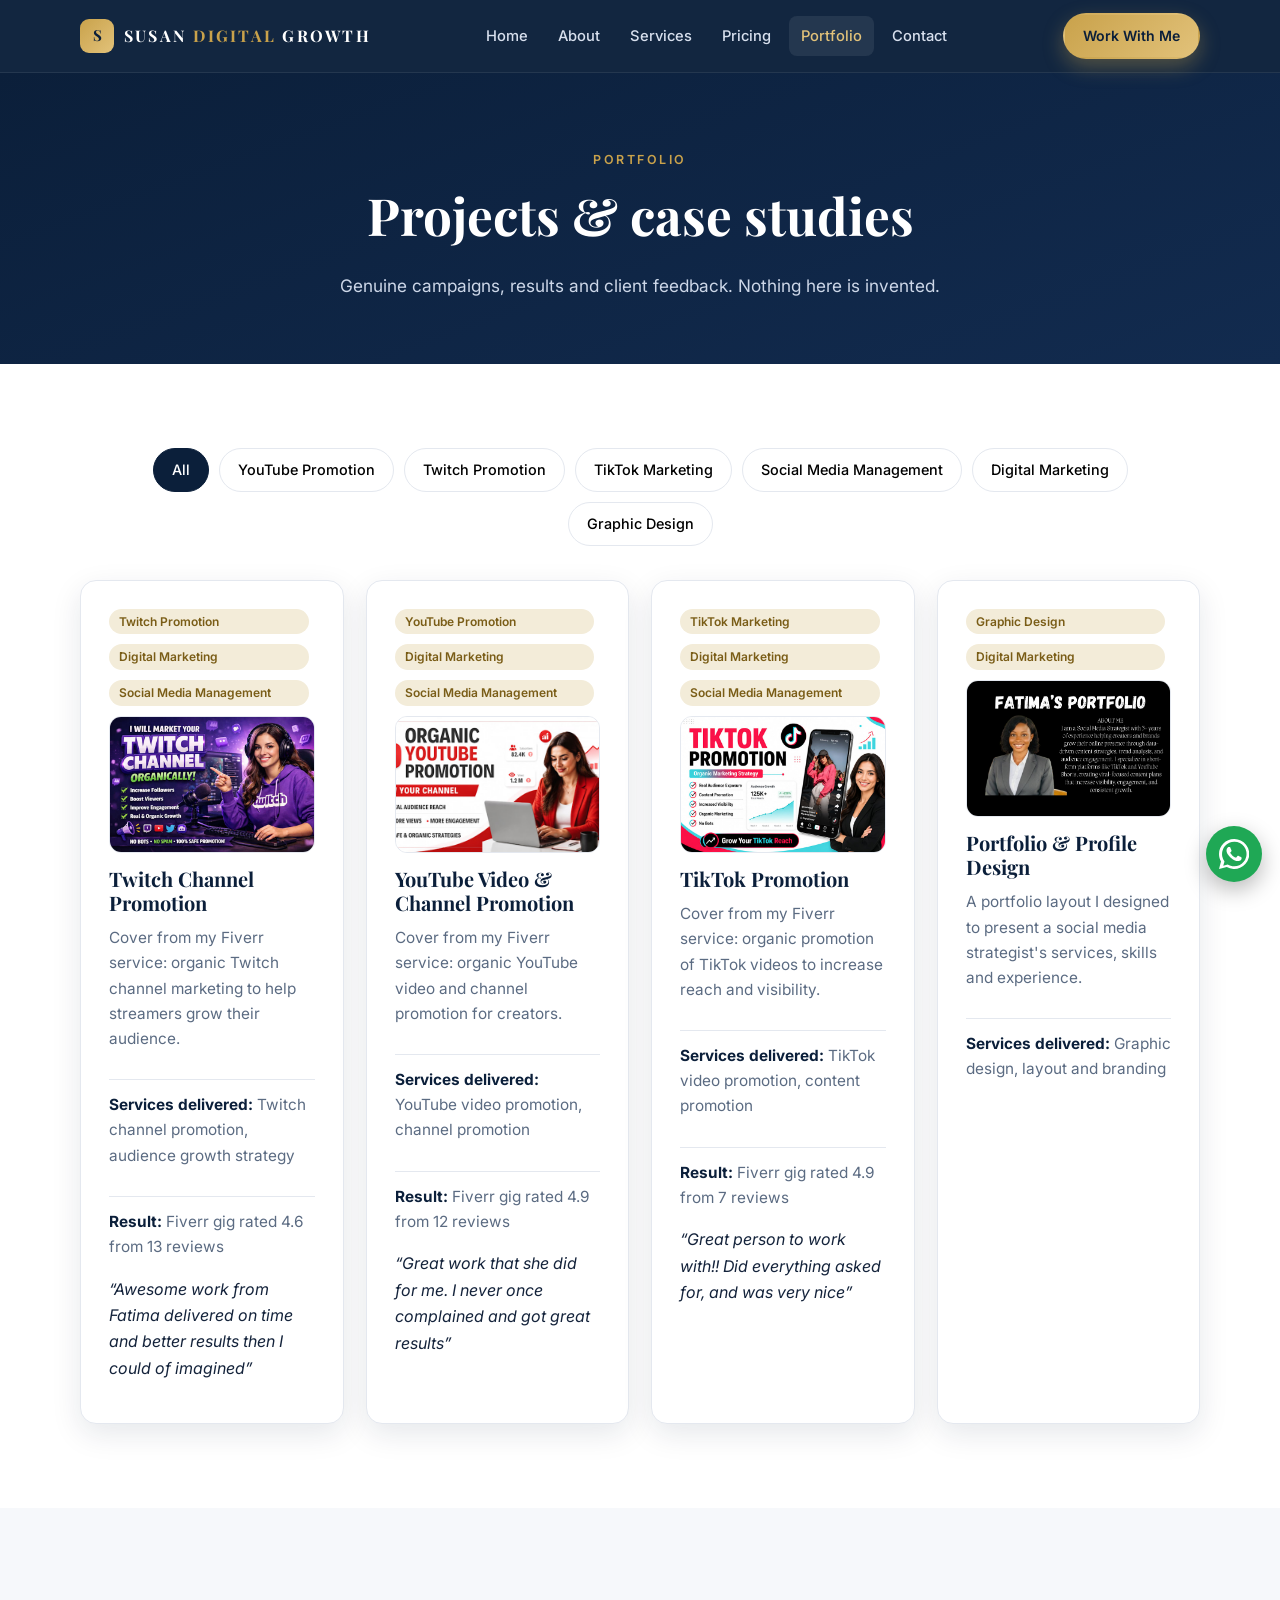
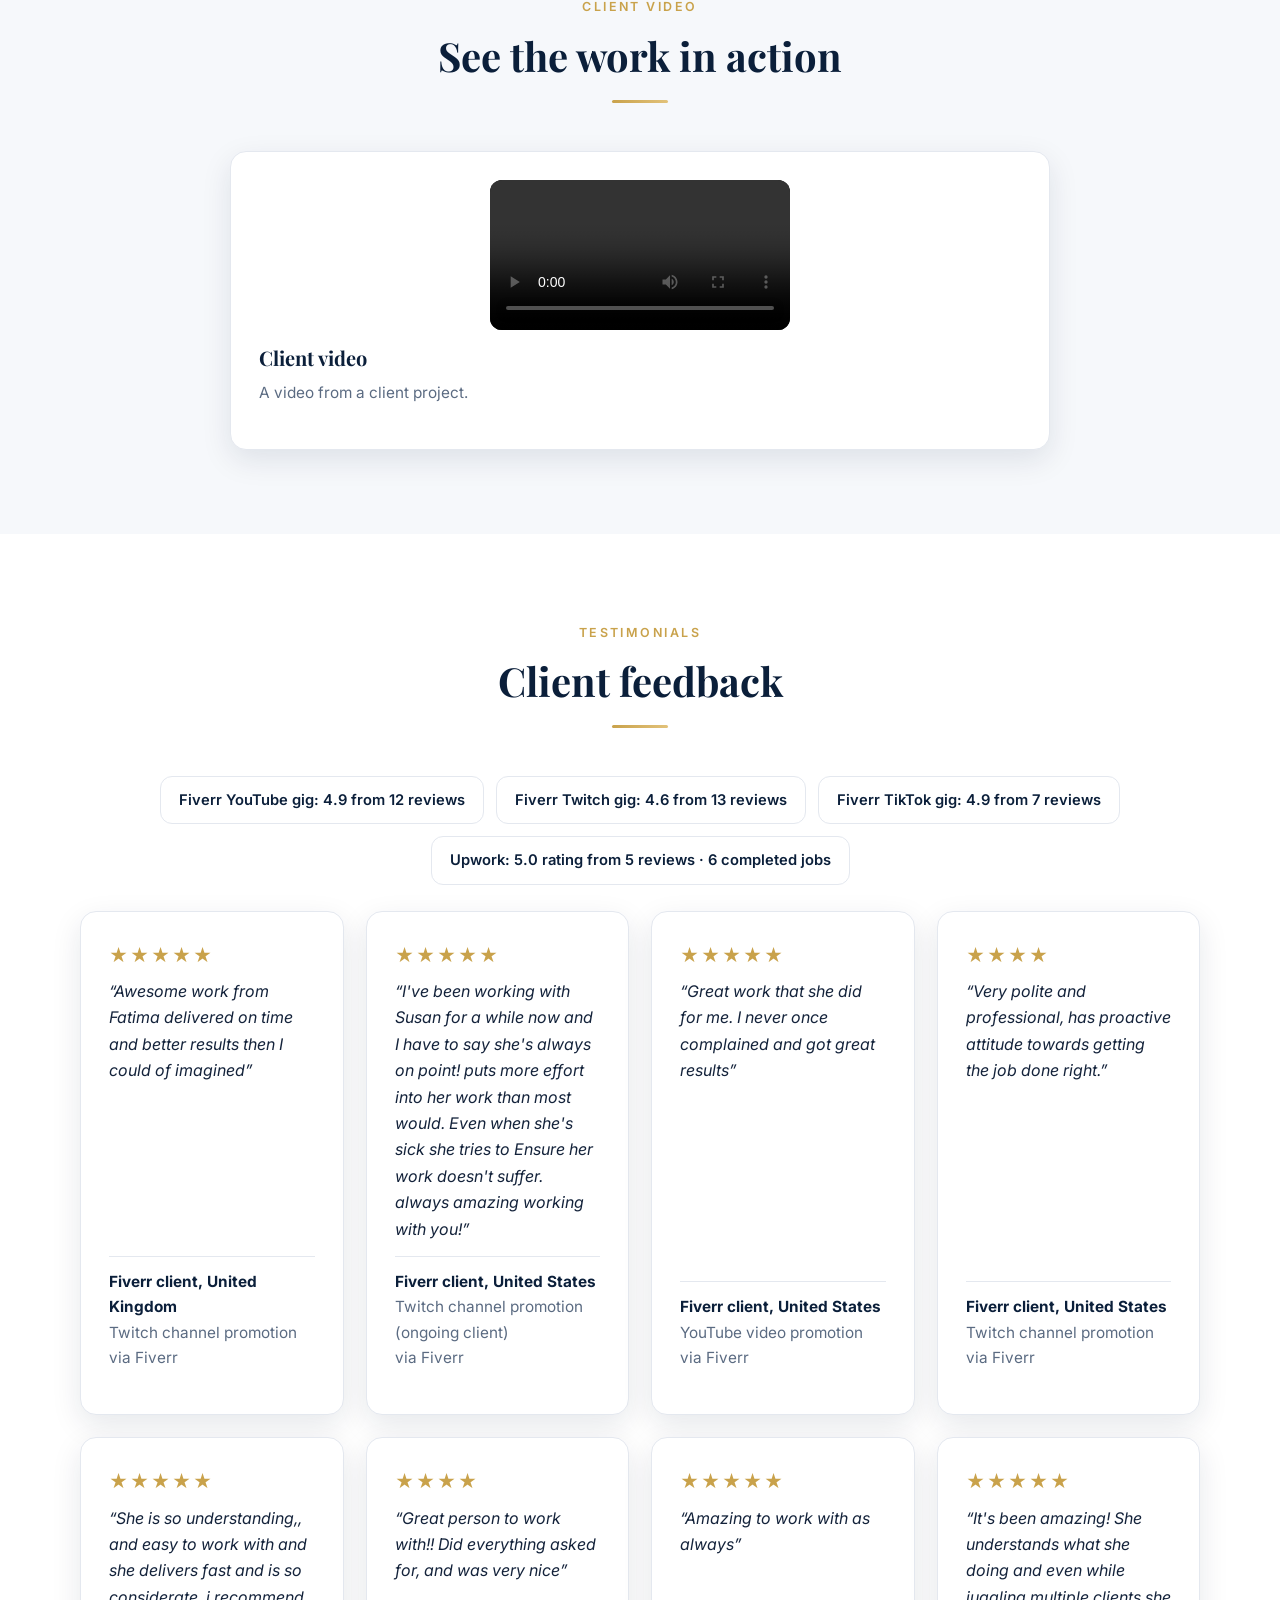
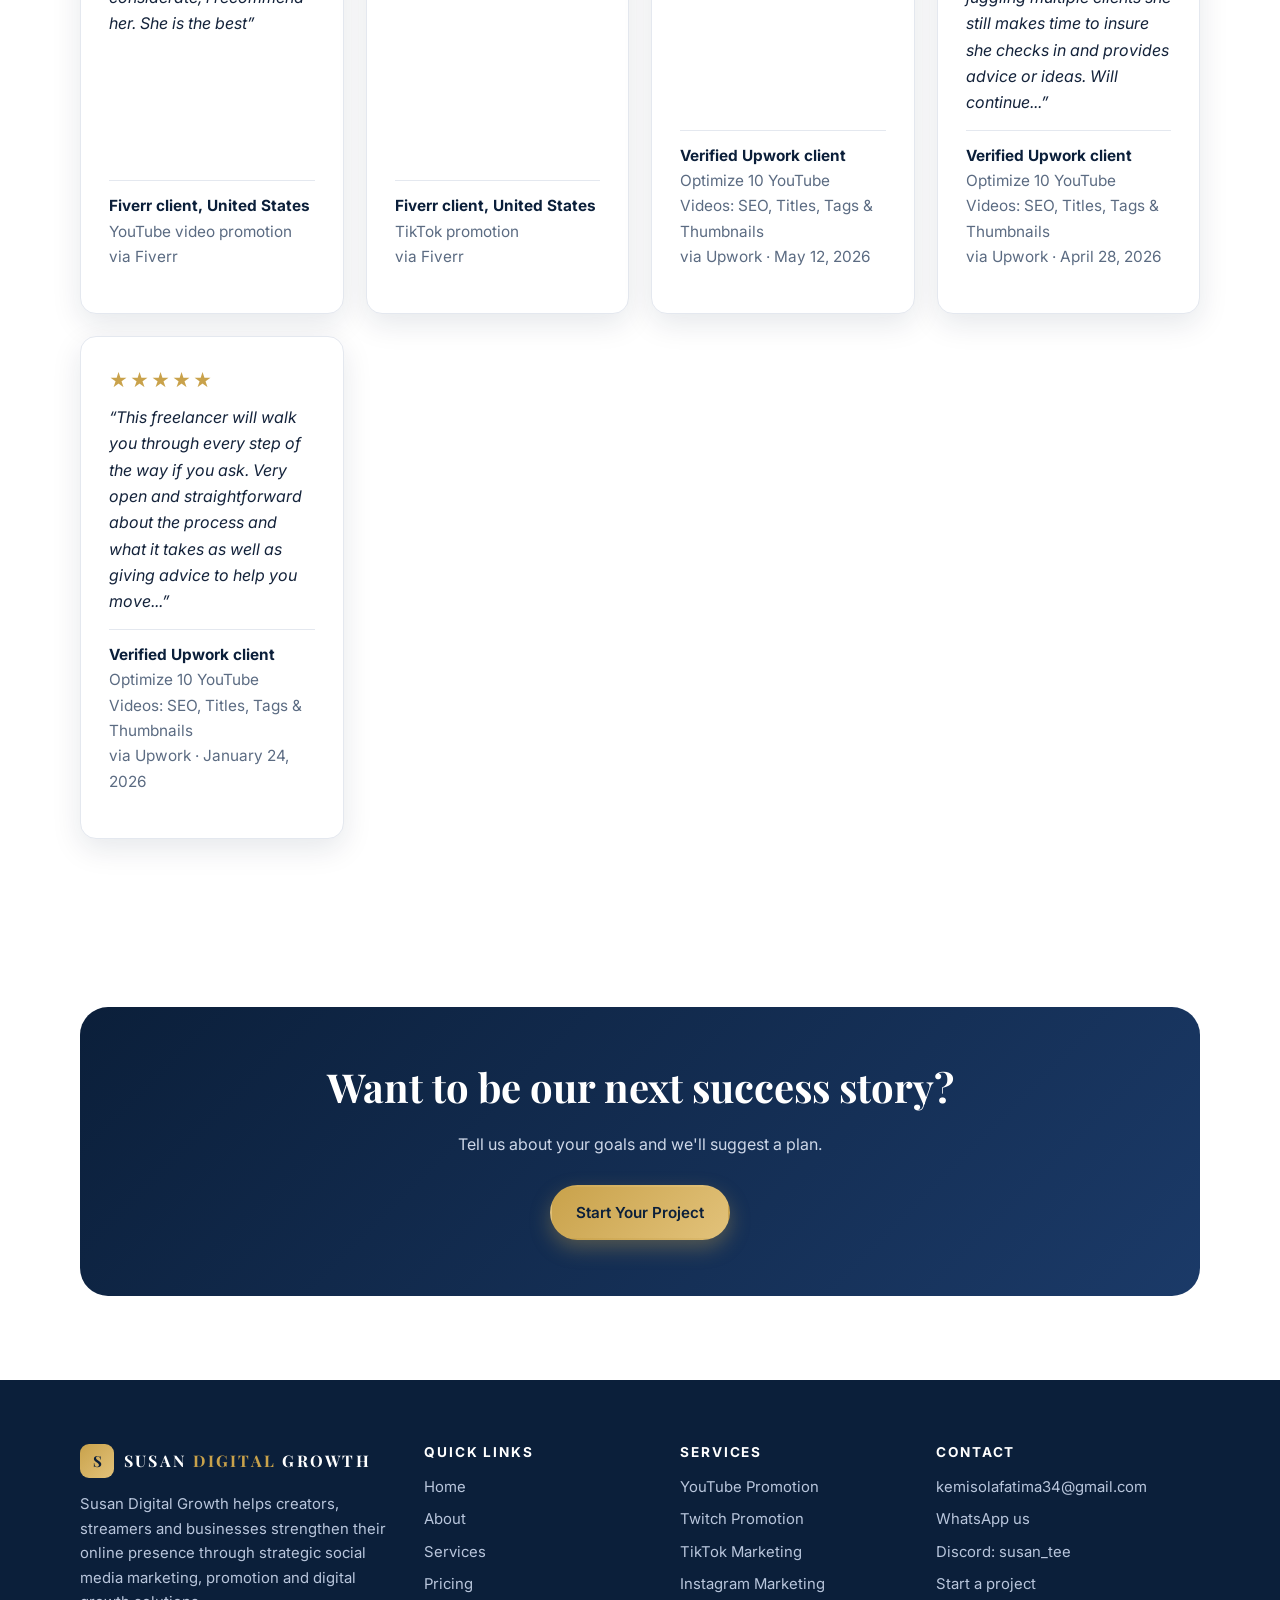
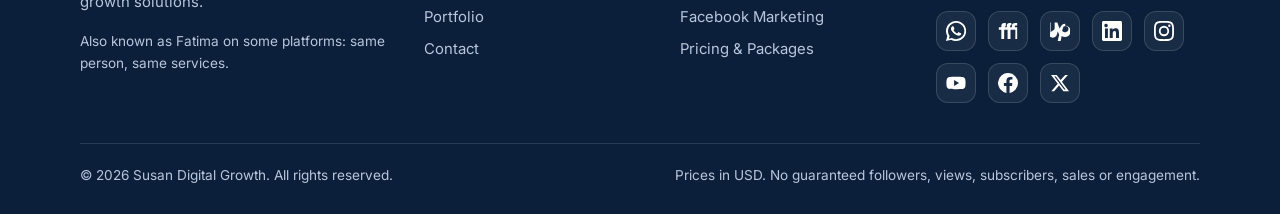
<file: portfolio.html>
<!doctype html>
<html lang="en">
<head>
<meta charset="utf-8">
<meta name="viewport" content="width=device-width, initial-scale=1">
<title>Portfolio &amp; Case Studies | Susan Digital Growth</title>
<meta name="description" content="Case studies and client feedback from YouTube promotion, Twitch promotion, social media marketing and management projects.">
<meta name="theme-color" content="#0b1f3a">
<link rel="preconnect" href="https://fonts.googleapis.com">
<link rel="preconnect" href="https://fonts.gstatic.com" crossorigin>
<link href="https://fonts.googleapis.com/css2?family=Inter:wght@400;500;600&family=Playfair+Display:wght@600;700&display=swap" rel="stylesheet">
<link rel="stylesheet" href="styles.css">
</head>
<body>
<div id="site-header"></div>
<main id="main">
<section class="page-hero"><div class="wrap"><span class="eyebrow">Portfolio</span><h1>Projects &amp; case studies</h1><p>Genuine campaigns, results and client feedback. Nothing here is invented.</p></div></section>
<section><div class="wrap"><div data-render="portfolio"></div></div></section>
<section class="alt"><div class="wrap">
  <div class="head reveal"><span class="eyebrow">Client video</span><h2>See the work in action</h2><div class="rule"></div></div>
  <div data-render="videos"></div>
</div></section>
<section><div class="wrap">
  <div class="head reveal"><span class="eyebrow">Testimonials</span><h2>Client feedback</h2><div class="rule"></div></div>
  <div data-render="testimonials"></div>
</div></section>
<section><div class="wrap"><div class="cta-band reveal"><h2>Want to be our next success story?</h2><p>Tell us about your goals and we'll suggest a plan.</p><div class="cta-row"><a class="btn btn-gold" href="contact.html#start">Start Your Project</a></div></div></div></section>
</main>
<div id="site-footer"></div>
<script src="site-config.js"></script>
<script src="main.js"></script>
</body>
</html>
</file>
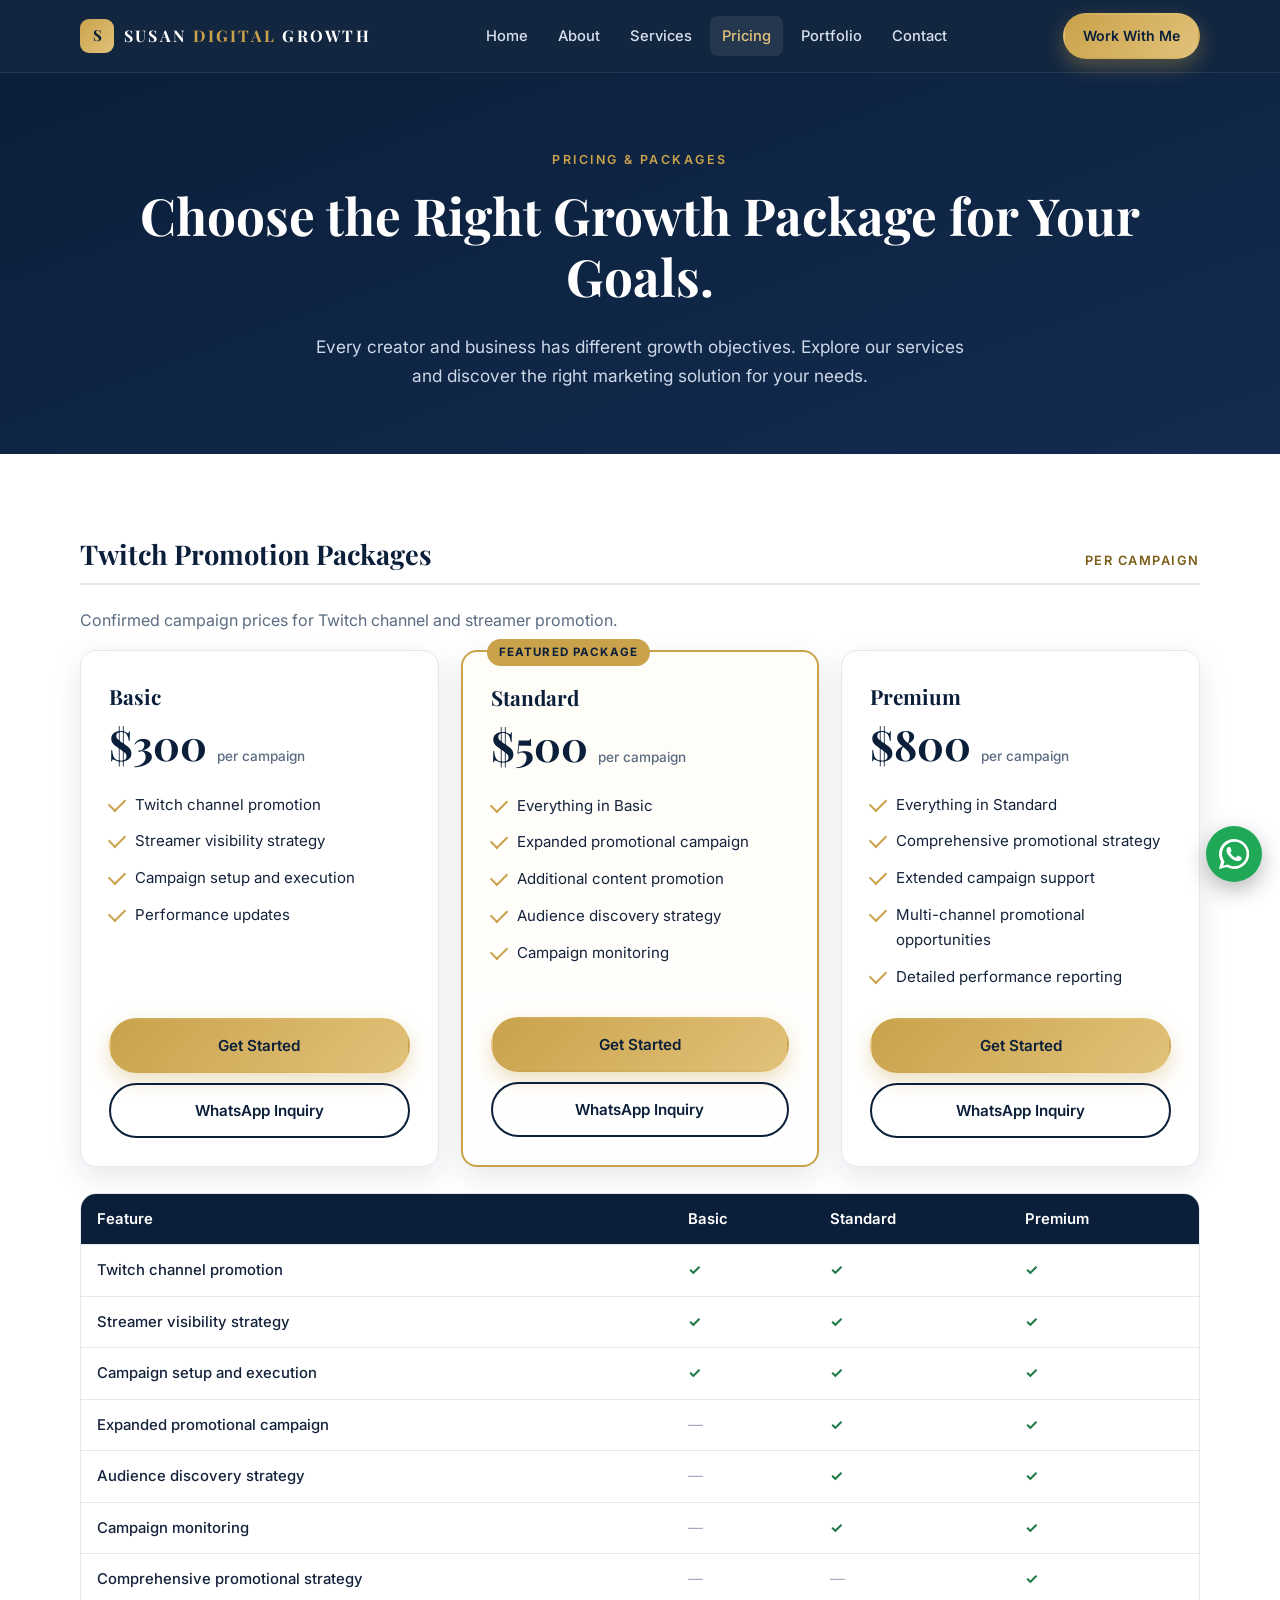
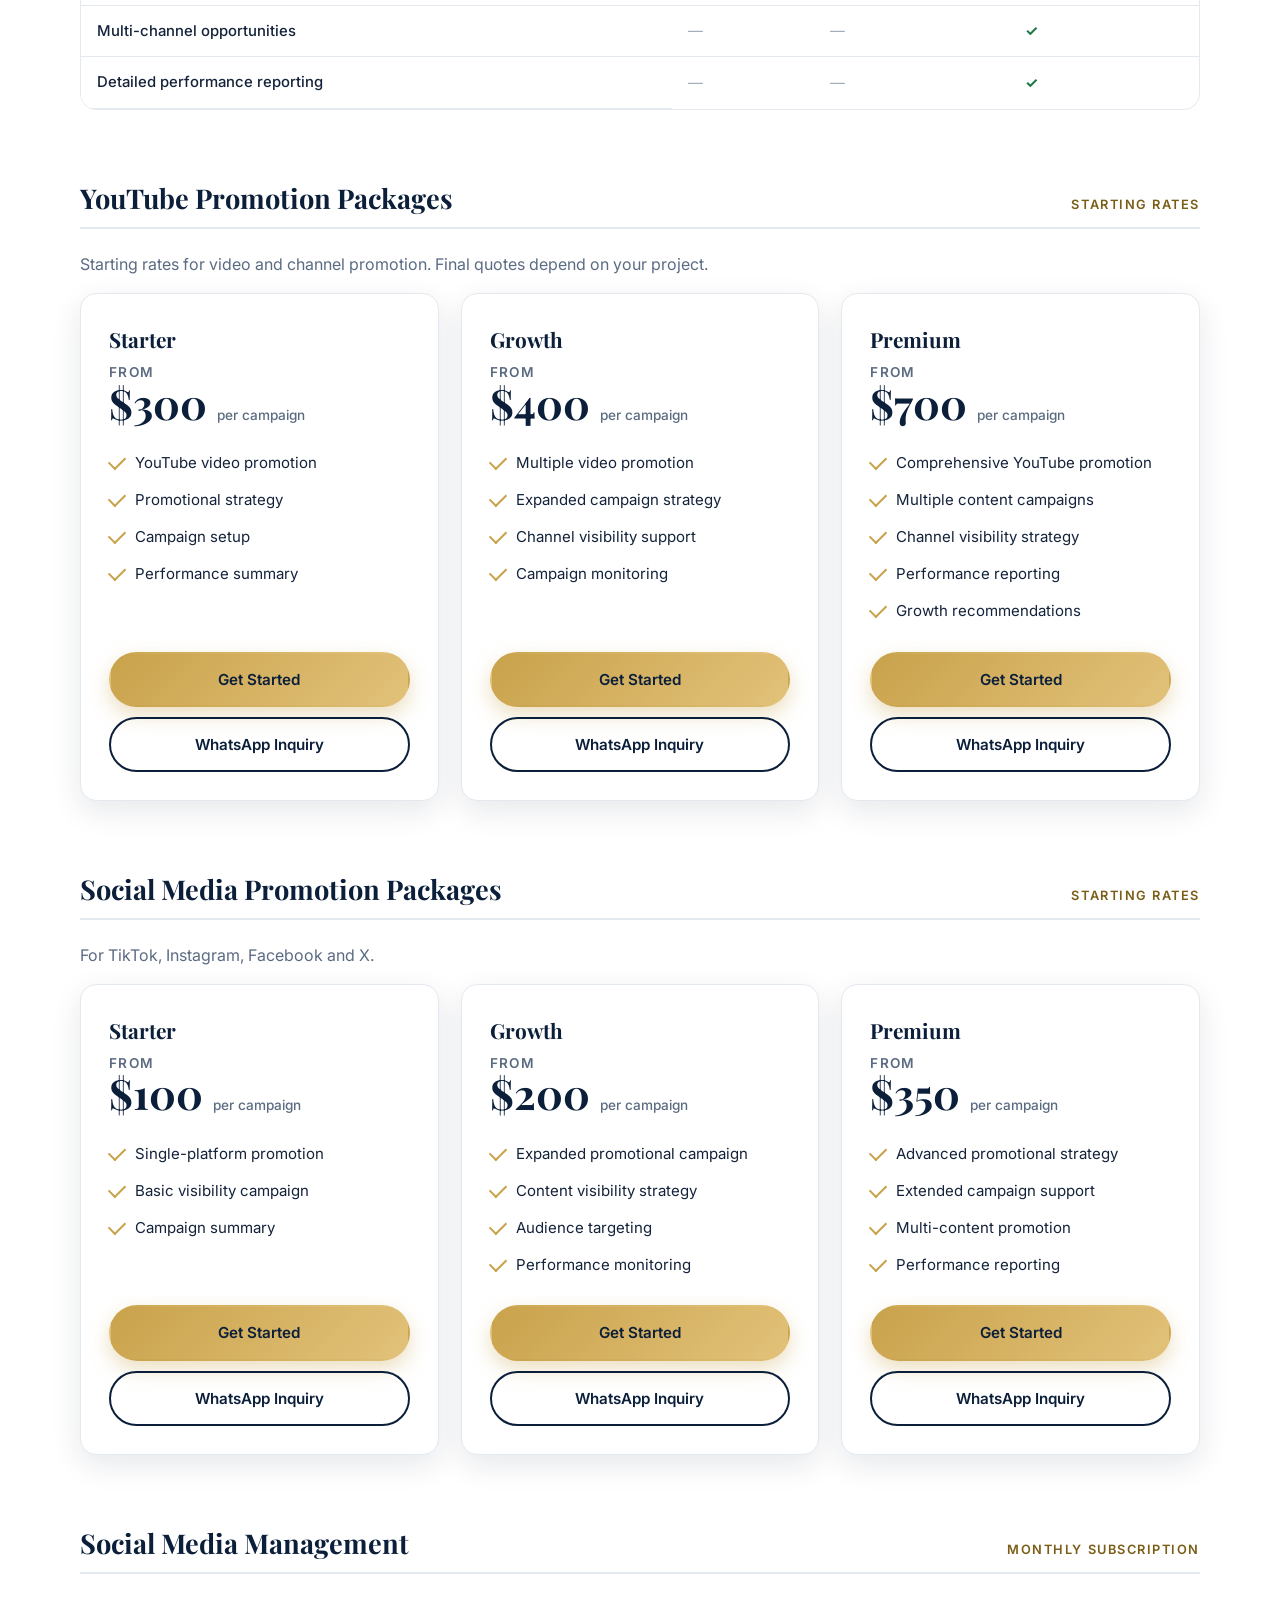
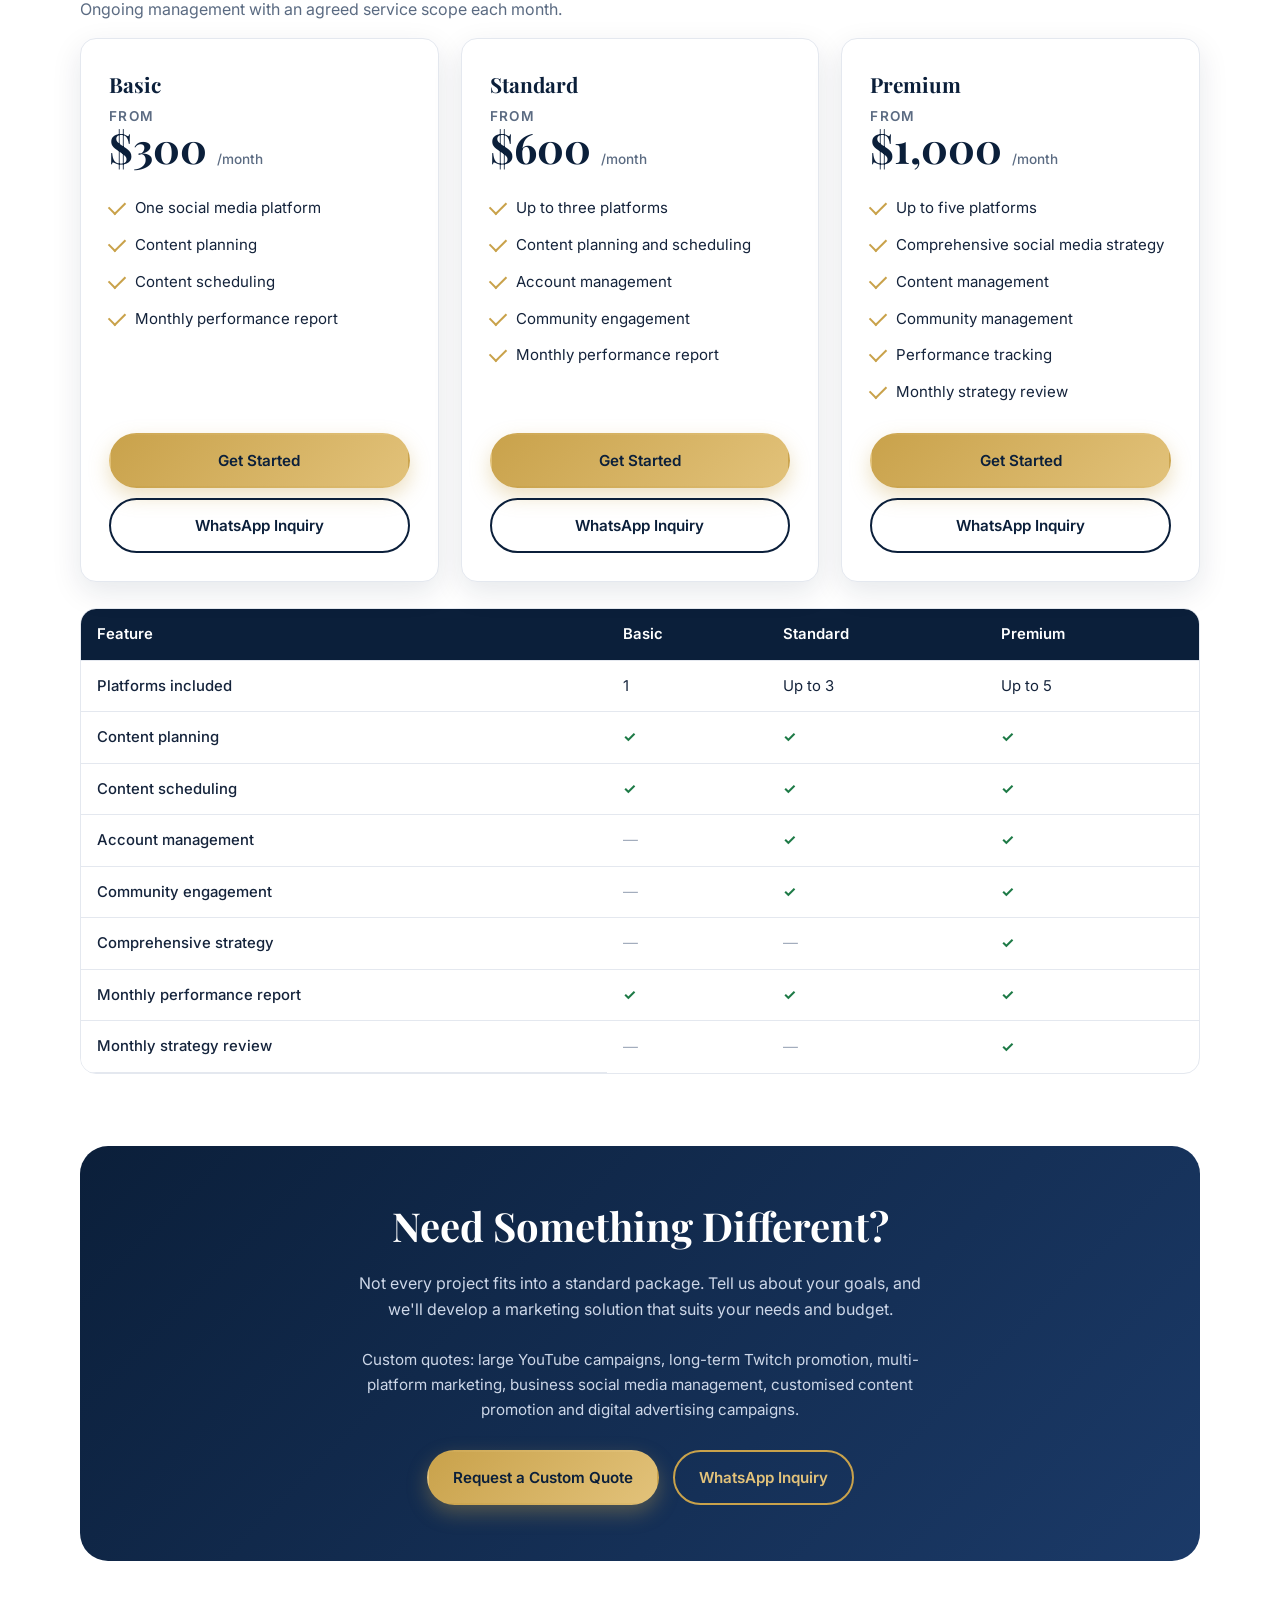
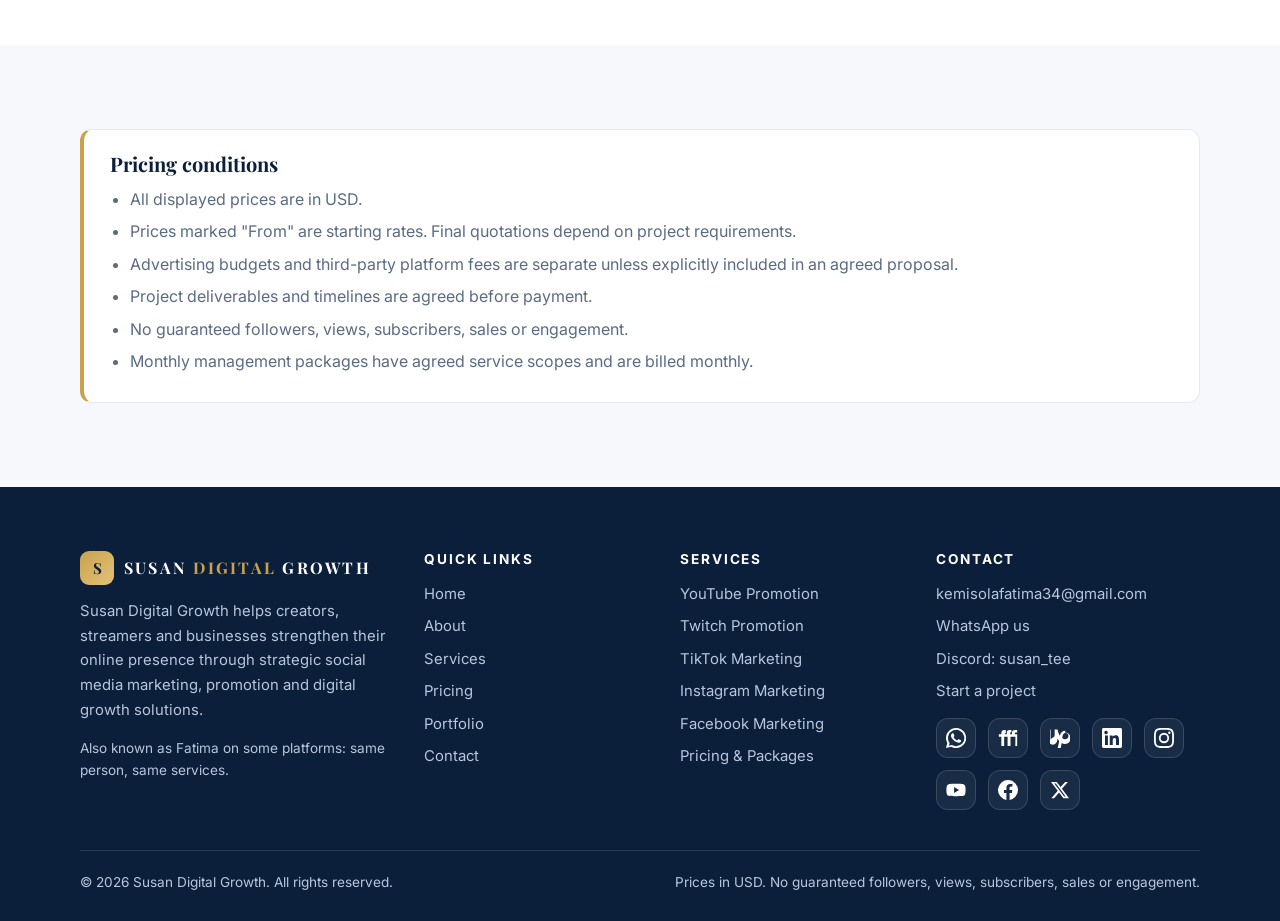
<file: pricing.html>
<!doctype html>
<html lang="en">
<head>
<meta charset="utf-8">
<meta name="viewport" content="width=device-width, initial-scale=1">
<title>Pricing &amp; Packages | Twitch, YouTube &amp; Social Media | Susan Digital Growth</title>
<meta name="description" content="Transparent USD pricing: Twitch promotion from $300 per campaign, YouTube promotion from $300, social media promotion from $100 and management from $300/month.">
<meta name="theme-color" content="#0b1f3a">
<link rel="preconnect" href="https://fonts.googleapis.com">
<link rel="preconnect" href="https://fonts.gstatic.com" crossorigin>
<link href="https://fonts.googleapis.com/css2?family=Inter:wght@400;500;600&family=Playfair+Display:wght@600;700&display=swap" rel="stylesheet">
<link rel="stylesheet" href="styles.css">
</head>
<body>
<div id="site-header"></div>
<main id="main">
<section class="page-hero"><div class="wrap"><span class="eyebrow">Pricing &amp; packages</span><h1>Choose the Right Growth Package for Your Goals.</h1><p>Every creator and business has different growth objectives. Explore our services and discover the right marketing solution for your needs.</p></div></section>

<section>
  <div class="wrap">
    <noscript><p class="notes">Please enable JavaScript to view package details, or contact us for the full price list.</p></noscript>
    <div data-render="pricing" data-groups="all"></div>

    <div class="cta-band reveal" id="custom">
      <h2>Need Something Different?</h2>
      <p>Not every project fits into a standard package. Tell us about your goals, and we'll develop a marketing solution that suits your needs and budget.</p>
      <p style="font-size:.95rem">Custom quotes: large YouTube campaigns, long-term Twitch promotion, multi-platform marketing, business social media management, customised content promotion and digital advertising campaigns.</p>
      <div class="cta-row"><a class="btn btn-gold" href="contact.html?service=Custom%20Quote#start">Request a Custom Quote</a><a class="btn btn-outline" data-wa="Hello, I'd like a custom quote for my project." href="contact.html">WhatsApp Inquiry</a></div>
    </div>
  </div>
</section>

<section class="alt">
  <div class="wrap">
    <div class="notes reveal">
      <h3>Pricing conditions</h3>
      <ul>
        <li>All displayed prices are in USD.</li>
        <li>Prices marked "From" are starting rates. Final quotations depend on project requirements.</li>
        <li>Advertising budgets and third-party platform fees are separate unless explicitly included in an agreed proposal.</li>
        <li>Project deliverables and timelines are agreed before payment.</li>
        <li>No guaranteed followers, views, subscribers, sales or engagement.</li>
        <li>Monthly management packages have agreed service scopes and are billed monthly.</li>
      </ul>
    </div>
  </div>
</section>
</main>
<div id="site-footer"></div>
<script src="site-config.js"></script>
<script src="main.js"></script>
</body>
</html>
</file>
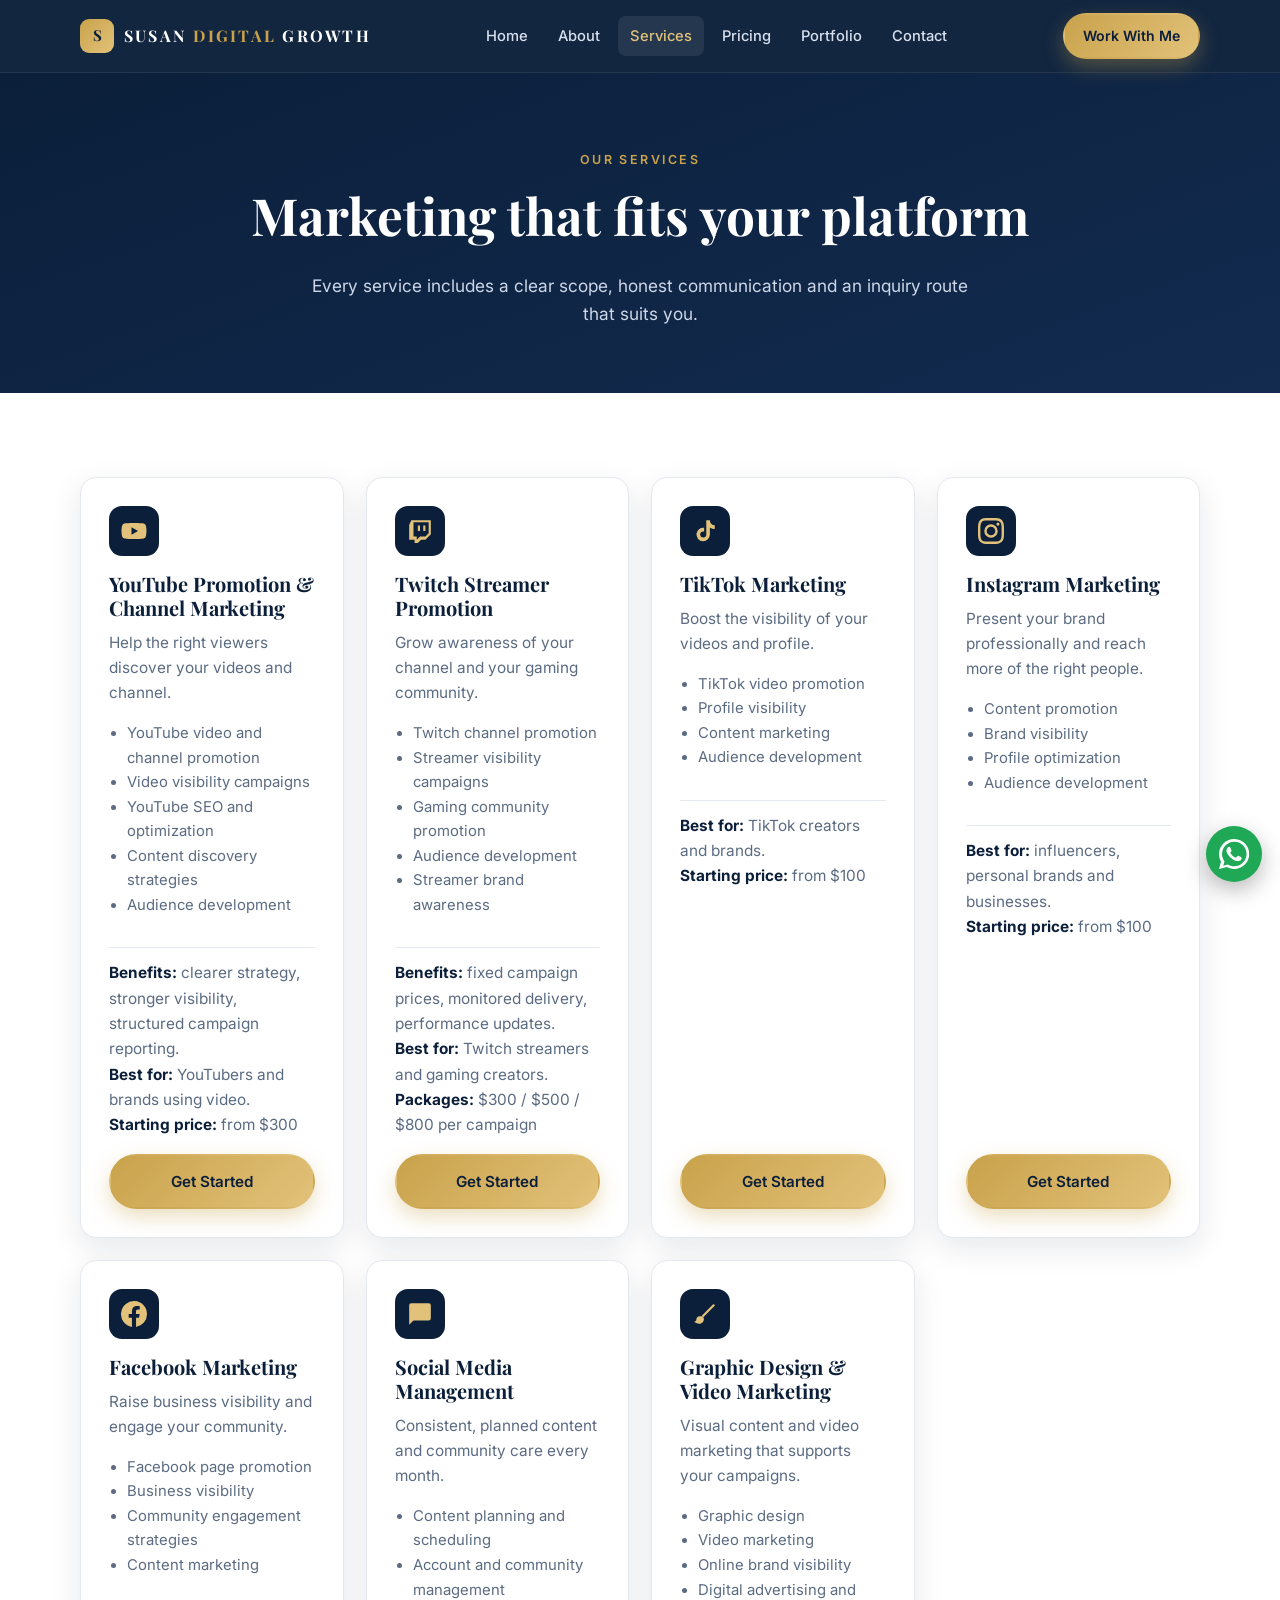
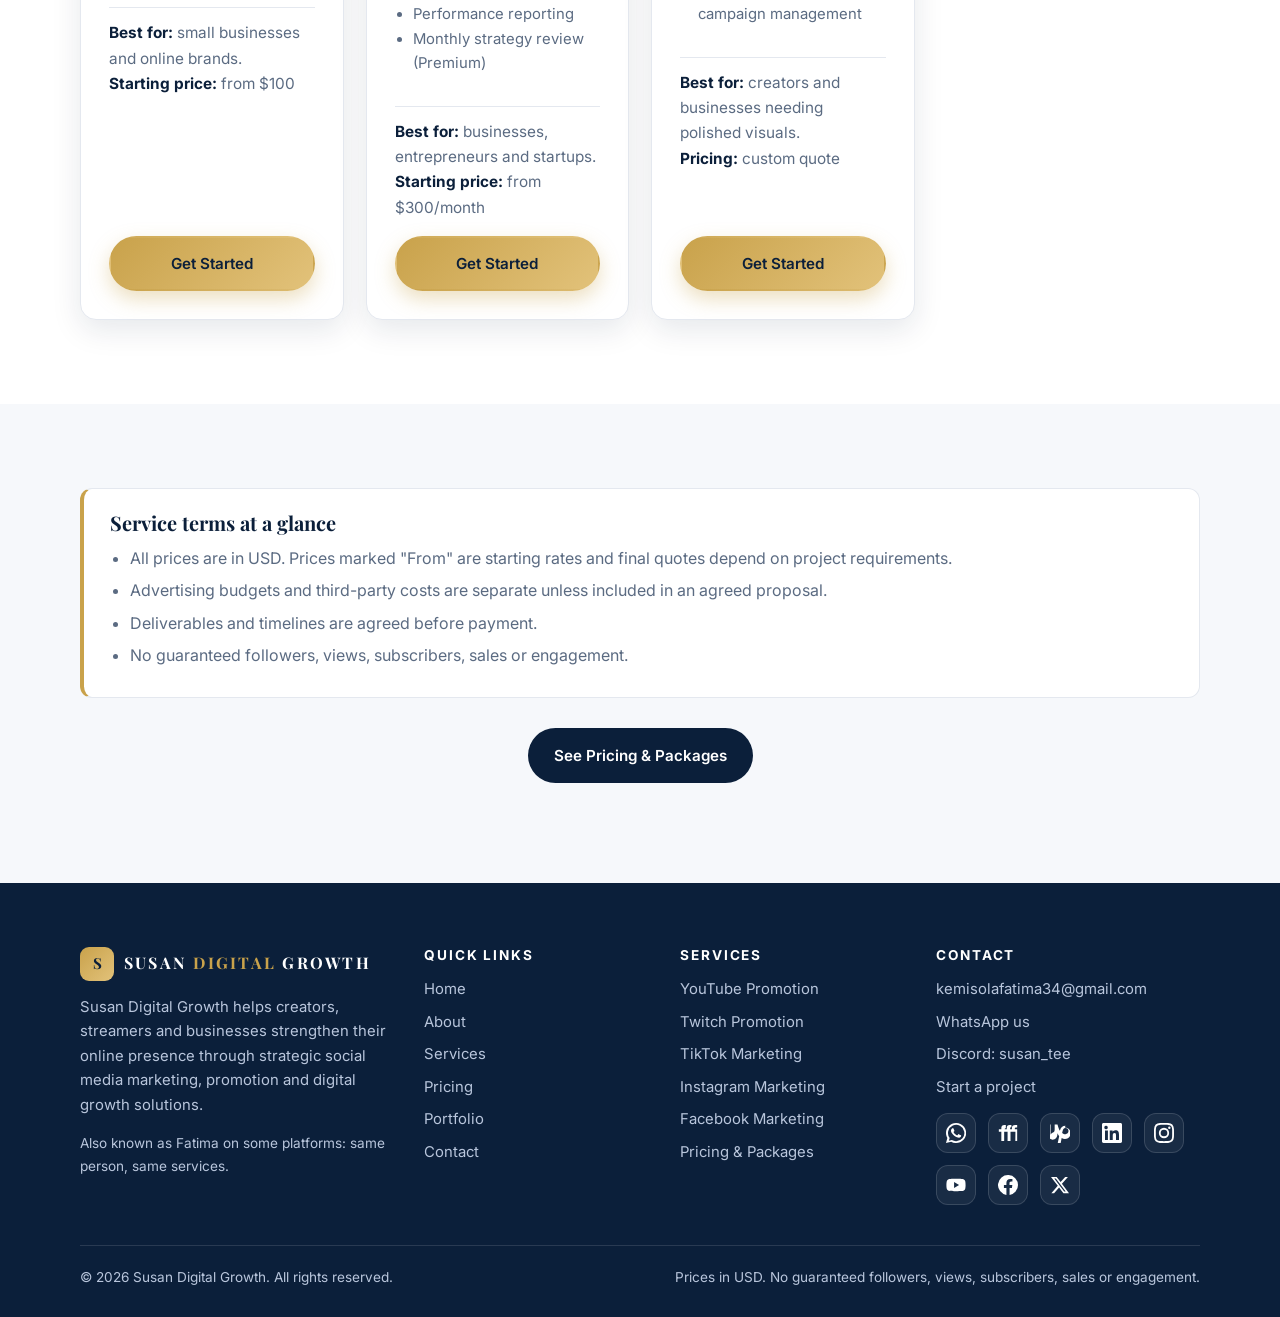
<file: services.html>
<!doctype html>
<html lang="en">
<head>
<meta charset="utf-8">
<meta name="viewport" content="width=device-width, initial-scale=1">
<title>Services | YouTube, Twitch &amp; Social Media Marketing | Susan Digital Growth</title>
<meta name="description" content="YouTube promotion, Twitch streamer promotion, TikTok, Instagram and Facebook marketing, social media management, graphic design and video marketing.">
<meta name="theme-color" content="#0b1f3a">
<link rel="preconnect" href="https://fonts.googleapis.com">
<link rel="preconnect" href="https://fonts.gstatic.com" crossorigin>
<link href="https://fonts.googleapis.com/css2?family=Inter:wght@400;500;600&family=Playfair+Display:wght@600;700&display=swap" rel="stylesheet">
<link rel="stylesheet" href="styles.css">
</head>
<body>
<div id="site-header"></div>
<main id="main">
<section class="page-hero"><div class="wrap"><span class="eyebrow">Our services</span><h1>Marketing that fits your platform</h1><p>Every service includes a clear scope, honest communication and an inquiry route that suits you.</p></div></section>

<section>
  <div class="wrap">
    <div class="cards">

      <article class="card reveal" id="youtube"><div class="ico" data-icon="youtube"></div><h3>YouTube Promotion &amp; Channel Marketing</h3>
        <p>Help the right viewers discover your videos and channel.</p>
        <ul><li>YouTube video and channel promotion</li><li>Video visibility campaigns</li><li>YouTube SEO and optimization</li><li>Content discovery strategies</li><li>Audience development</li></ul>
        <p class="meta"><b>Benefits:</b> clearer strategy, stronger visibility, structured campaign reporting.<br><b>Best for:</b> YouTubers and brands using video.<br><b>Starting price:</b> from $300</p>
        <a class="btn btn-gold push" href="contact.html?service=YouTube%20Promotion#start">Get Started</a></article>

      <article class="card reveal" id="twitch"><div class="ico" data-icon="twitch"></div><h3>Twitch Streamer Promotion</h3>
        <p>Grow awareness of your channel and your gaming community.</p>
        <ul><li>Twitch channel promotion</li><li>Streamer visibility campaigns</li><li>Gaming community promotion</li><li>Audience development</li><li>Streamer brand awareness</li></ul>
        <p class="meta"><b>Benefits:</b> fixed campaign prices, monitored delivery, performance updates.<br><b>Best for:</b> Twitch streamers and gaming creators.<br><b>Packages:</b> $300 / $500 / $800 per campaign</p>
        <a class="btn btn-gold push" href="contact.html?service=Twitch%20Streamer%20Promotion#start">Get Started</a></article>

      <article class="card reveal" id="tiktok"><div class="ico" data-icon="tiktok"></div><h3>TikTok Marketing</h3>
        <p>Boost the visibility of your videos and profile.</p>
        <ul><li>TikTok video promotion</li><li>Profile visibility</li><li>Content marketing</li><li>Audience development</li></ul>
        <p class="meta"><b>Best for:</b> TikTok creators and brands.<br><b>Starting price:</b> from $100</p>
        <a class="btn btn-gold push" href="contact.html?service=TikTok%20Marketing#start">Get Started</a></article>

      <article class="card reveal" id="instagram"><div class="ico" data-icon="instagram"></div><h3>Instagram Marketing</h3>
        <p>Present your brand professionally and reach more of the right people.</p>
        <ul><li>Content promotion</li><li>Brand visibility</li><li>Profile optimization</li><li>Audience development</li></ul>
        <p class="meta"><b>Best for:</b> influencers, personal brands and businesses.<br><b>Starting price:</b> from $100</p>
        <a class="btn btn-gold push" href="contact.html?service=Instagram%20Marketing#start">Get Started</a></article>

      <article class="card reveal" id="facebook"><div class="ico" data-icon="facebook"></div><h3>Facebook Marketing</h3>
        <p>Raise business visibility and engage your community.</p>
        <ul><li>Facebook page promotion</li><li>Business visibility</li><li>Community engagement strategies</li><li>Content marketing</li></ul>
        <p class="meta"><b>Best for:</b> small businesses and online brands.<br><b>Starting price:</b> from $100</p>
        <a class="btn btn-gold push" href="contact.html?service=Facebook%20Marketing#start">Get Started</a></article>

      <article class="card reveal" id="management"><div class="ico" data-icon="chat"></div><h3>Social Media Management</h3>
        <p>Consistent, planned content and community care every month.</p>
        <ul><li>Content planning and scheduling</li><li>Account and community management</li><li>Performance reporting</li><li>Monthly strategy review (Premium)</li></ul>
        <p class="meta"><b>Best for:</b> businesses, entrepreneurs and startups.<br><b>Starting price:</b> from $300/month</p>
        <a class="btn btn-gold push" href="contact.html?service=Social%20Media%20Management#start">Get Started</a></article>

      <article class="card reveal" id="design"><div class="ico" data-icon="brush"></div><h3>Graphic Design &amp; Video Marketing</h3>
        <p>Visual content and video marketing that supports your campaigns.</p>
        <ul><li>Graphic design</li><li>Video marketing</li><li>Online brand visibility</li><li>Digital advertising and campaign management</li></ul>
        <p class="meta"><b>Best for:</b> creators and businesses needing polished visuals.<br><b>Pricing:</b> custom quote</p>
        <a class="btn btn-gold push" href="contact.html?service=Graphic%20Design%20and%20Video%20Marketing#start">Get Started</a></article>
    </div>
  </div>
</section>

<section class="alt">
  <div class="wrap">
    <div class="notes reveal">
      <h3>Service terms at a glance</h3>
      <ul>
        <li>All prices are in USD. Prices marked "From" are starting rates and final quotes depend on project requirements.</li>
        <li>Advertising budgets and third-party costs are separate unless included in an agreed proposal.</li>
        <li>Deliverables and timelines are agreed before payment.</li>
        <li>No guaranteed followers, views, subscribers, sales or engagement.</li>
      </ul>
    </div>
    <p style="text-align:center;margin-top:30px"><a class="btn btn-navy" href="pricing.html">See Pricing &amp; Packages</a></p>
  </div>
</section>
</main>
<div id="site-footer"></div>
<script src="site-config.js"></script>
<script src="main.js"></script>
</body>
</html>
</file>
<file: styles.css>
:root{
  --navy:#0b1f3a; --navy-2:#122b4f; --navy-3:#1b3a68; --gold:#c9a24b; --gold-2:#e2c27a;
  --white:#fff; --ink:#14233b; --muted:#5b6b82; --line:#e4e8ef; --bg:#f6f8fb;
  --radius:16px; --shadow:0 10px 30px rgba(11,31,58,.10); --max:1160px;
  --serif:"Playfair Display",Georgia,serif; --sans:"Inter",system-ui,-apple-system,"Segoe UI",sans-serif;
}
*{box-sizing:border-box}
html{scroll-behavior:smooth}
body{margin:0;font-family:var(--sans);color:var(--ink);background:var(--white);line-height:1.65;-webkit-font-smoothing:antialiased}
img,svg{max-width:100%}
a{color:inherit}
h1,h2,h3,h4{font-family:var(--serif);color:var(--navy);line-height:1.2;margin:0 0 .5em}
h1{font-size:clamp(2.3rem,5.5vw,4rem)} h2{font-size:clamp(1.7rem,3.5vw,2.5rem)} h3{font-size:1.25rem}
p{margin:0 0 1em}
.wrap{max-width:var(--max);margin:0 auto;padding:0 20px}
.skip{position:absolute;left:-999px;top:8px;background:var(--gold);color:var(--navy);padding:8px 14px;border-radius:8px;z-index:100}
.skip:focus{left:8px}
:focus-visible{outline:3px solid var(--gold);outline-offset:2px}

/* header */
.site-header{position:sticky;top:0;z-index:50;background:rgba(11,31,58,.97);backdrop-filter:blur(8px);border-bottom:1px solid rgba(255,255,255,.08)}
.nav{display:flex;align-items:center;justify-content:space-between;height:72px;gap:16px}
.logo{text-decoration:none;color:#fff;font-family:var(--serif);font-weight:700;letter-spacing:.14em;font-size:1rem;display:flex;align-items:center;gap:10px;white-space:nowrap}
.logo-mark{width:34px;height:34px;border-radius:9px;background:linear-gradient(135deg,var(--gold),var(--gold-2));color:var(--navy);display:grid;place-items:center;font-size:.95rem;letter-spacing:0}
.logo b{color:var(--gold);font-weight:700}
.nav ul{display:flex;gap:6px;list-style:none;margin:0;padding:0}
.nav ul a{display:block;padding:8px 12px;border-radius:8px;color:#d8e0ee;text-decoration:none;font-size:.92rem;font-weight:500}
.nav ul a:hover,.nav ul a[aria-current="page"]{color:#fff;background:rgba(255,255,255,.08)}
.nav ul a[aria-current="page"]{color:var(--gold-2)}
.menu-btn{display:none;background:none;border:1px solid rgba(255,255,255,.25);color:#fff;border-radius:8px;padding:8px 12px;font:inherit;cursor:pointer}

/* buttons */
.btn{display:inline-flex;align-items:center;justify-content:center;gap:8px;padding:13px 24px;border-radius:999px;font-weight:600;font-size:.95rem;text-decoration:none;border:2px solid transparent;cursor:pointer;font-family:var(--sans);transition:transform .2s,box-shadow .2s,background .2s}
.btn:hover{transform:translateY(-2px)}
.btn-gold{background:linear-gradient(135deg,var(--gold),var(--gold-2));color:var(--navy);box-shadow:0 8px 20px rgba(201,162,75,.35)}
.btn-outline{border-color:var(--gold);color:var(--gold-2)}
.btn-outline:hover{background:rgba(201,162,75,.12)}
.btn-navy{background:var(--navy);color:#fff}
.btn-line{border-color:var(--navy);color:var(--navy);background:transparent}
.btn-line:hover{background:var(--navy);color:#fff}
.btn-wa{background:#1fa855;color:#fff}
.btn-sm{padding:9px 18px;font-size:.88rem}
.btn-block{width:100%}

/* hero */
.hero{background:radial-gradient(1000px 500px at 85% -10%,rgba(201,162,75,.22),transparent 60%),linear-gradient(160deg,var(--navy),var(--navy-2) 60%,var(--navy-3));color:#fff;padding:84px 0 96px;overflow:hidden}
.hero .grid{display:grid;grid-template-columns:1.1fr .9fr;gap:48px;align-items:center}
.hero h1{color:#fff}
.hero h1 em{font-style:normal;color:var(--gold-2)}
.eyebrow{display:inline-block;font-size:.78rem;letter-spacing:.2em;text-transform:uppercase;color:var(--gold);font-weight:600;margin-bottom:14px}
.hero p.lead{font-size:1.15rem;color:#cdd7e8;max-width:560px}
.cta-row{display:flex;flex-wrap:wrap;gap:14px;margin-top:28px}
.hero-card{background:rgba(255,255,255,.06);border:1px solid rgba(255,255,255,.14);border-radius:24px;padding:28px;backdrop-filter:blur(6px)}
.platforms{display:grid;grid-template-columns:repeat(3,1fr);gap:12px;margin-top:20px}
.chip{display:flex;flex-direction:column;align-items:center;gap:8px;padding:14px 6px;border-radius:14px;background:rgba(255,255,255,.07);font-size:.8rem;color:#e6ecf7}
.chip svg{width:26px;height:26px;fill:var(--gold-2)}
.hero-card .lbl{font-size:.8rem;letter-spacing:.14em;text-transform:uppercase;color:var(--gold-2)}

.portrait{margin:0 0 20px;position:relative;border-radius:18px;overflow:hidden;border:2px solid var(--gold);box-shadow:0 14px 34px rgba(0,0,0,.35)}
.portrait img{display:block;width:100%;height:auto;aspect-ratio:4/5;object-fit:cover;object-position:50% 20%}
.portrait figcaption{position:absolute;left:0;right:0;bottom:0;padding:44px 18px 16px;background:linear-gradient(transparent,rgba(11,31,58,.92));display:flex;flex-direction:column;gap:2px}
.portrait figcaption strong{font-family:var(--serif);font-size:1.3rem;color:#fff}
.portrait figcaption span{font-size:.82rem;color:var(--gold-2)}
.hero-card{max-width:440px;margin-left:auto}
.about-photo{position:relative;max-width:420px;margin:0 auto;padding-bottom:34px}
.about-photo .main{display:block;width:100%;height:auto;aspect-ratio:4/5;object-fit:cover;object-position:50% 20%;border-radius:22px;border:3px solid var(--gold);box-shadow:var(--shadow)}
.about-photo .inset{position:absolute;left:-18px;bottom:44px;width:34%;height:auto;aspect-ratio:4/5;object-fit:cover;object-position:50% 25%;border-radius:14px;border:3px solid #fff;box-shadow:0 10px 24px rgba(11,31,58,.3)}
.about-photo .cap{text-align:center;margin:16px 0 0;color:var(--muted);font-size:.92rem}
@media (max-width:900px){.hero-card{margin:0 auto}.about-photo .inset{left:-6px}}

/* sections */
section{padding:84px 0}
.alt{background:var(--bg)}
.dark{background:linear-gradient(160deg,var(--navy),var(--navy-2));color:#dbe4f3}
.dark h2,.dark h3{color:#fff}
.head{max-width:720px;margin:0 auto 48px;text-align:center}
.head p{color:var(--muted);font-size:1.05rem}
.dark .head p{color:#b9c6dc}
.rule{width:56px;height:3px;border-radius:3px;background:linear-gradient(90deg,var(--gold),var(--gold-2));margin:14px auto 18px}
.cards{display:grid;grid-template-columns:repeat(auto-fit,minmax(260px,1fr));gap:22px}
.card{background:#fff;border:1px solid var(--line);border-radius:var(--radius);padding:28px;box-shadow:var(--shadow);transition:transform .25s,box-shadow .25s;display:flex;flex-direction:column}
.card:hover{transform:translateY(-4px);box-shadow:0 16px 36px rgba(11,31,58,.16)}
.card .ico{width:50px;height:50px;border-radius:13px;background:var(--navy);display:grid;place-items:center;margin-bottom:16px}
.card .ico svg{width:26px;height:26px;fill:var(--gold-2)}
.card p{color:var(--muted);font-size:.96rem}
.card ul{padding-left:18px;margin:0 0 18px;color:var(--muted);font-size:.93rem}
.card .push{margin-top:auto}
.tag{display:inline-block;font-size:.75rem;background:#f3ecd9;color:#7a5d17;padding:3px 10px;border-radius:999px;font-weight:600;margin-bottom:10px}
.meta{font-size:.85rem;color:var(--muted);border-top:1px solid var(--line);padding-top:12px;margin:12px 0 16px}
.meta b{color:var(--navy)}
.dark .card{background:rgba(255,255,255,.06);border-color:rgba(255,255,255,.12);box-shadow:none}
.dark .card p{color:#b9c6dc}
.dark .card .ico{background:rgba(201,162,75,.16)}

.split{display:grid;grid-template-columns:1fr 1fr;gap:48px;align-items:center}
.pill-list{display:flex;flex-wrap:wrap;gap:10px;padding:0;list-style:none;margin:16px 0}
.pill-list li{background:#fff;border:1px solid var(--line);padding:8px 16px;border-radius:999px;font-size:.9rem;font-weight:500}

.page-hero{background:linear-gradient(160deg,var(--navy),var(--navy-2));color:#fff;padding:72px 0 64px;text-align:center}
.page-hero h1{color:#fff;font-size:clamp(2rem,4.5vw,3.2rem)}
.page-hero p{color:#cdd7e8;max-width:680px;margin:0 auto;font-size:1.08rem}

/* pricing */
.price-group{margin-bottom:72px}
.price-group>header{display:flex;flex-wrap:wrap;align-items:baseline;justify-content:space-between;gap:8px 20px;margin-bottom:22px;border-bottom:2px solid var(--line);padding-bottom:12px}
.price-group h2{font-size:1.7rem;margin:0}
.price-group .billing{font-size:.8rem;text-transform:uppercase;letter-spacing:.12em;color:#7a5d17;font-weight:600}
.price-card{position:relative}
.price-card.featured{border:2px solid var(--gold);background:linear-gradient(180deg,#fffdf7,#fff);transform:translateY(-6px)}
.price-card .flag{position:absolute;top:-13px;left:24px;background:var(--gold);color:var(--navy);font-size:.72rem;font-weight:700;letter-spacing:.1em;text-transform:uppercase;padding:4px 12px;border-radius:999px}
.price-card .tier{font-family:var(--serif);font-size:1.3rem;color:var(--navy);font-weight:700}
.price-card .amount{font-family:var(--serif);font-size:2.6rem;color:var(--navy);line-height:1.1;margin:8px 0 2px;font-weight:700}
.price-card .amount small{font-family:var(--sans);font-size:.85rem;color:var(--muted);font-weight:500}
.price-card .from{font-family:var(--sans);font-size:.85rem;color:var(--muted);font-weight:600;display:block;text-transform:uppercase;letter-spacing:.1em}
.price-card ul{list-style:none;padding:0;margin:18px 0 22px}
.price-card li{padding:6px 0 6px 26px;position:relative;font-size:.94rem;color:var(--ink)}
.price-card li::before{content:"";position:absolute;left:0;top:11px;width:14px;height:8px;border-left:2.5px solid var(--gold);border-bottom:2.5px solid var(--gold);transform:rotate(-45deg)}
.price-card .actions{display:grid;gap:10px;margin-top:auto}
.table-wrap{overflow-x:auto;border:1px solid var(--line);border-radius:var(--radius);background:#fff;margin-top:26px}
table{border-collapse:collapse;width:100%;min-width:560px;font-size:.93rem}
th,td{padding:13px 16px;text-align:left;border-bottom:1px solid var(--line)}
th{background:var(--navy);color:#fff;font-weight:600}
td.y{color:#1d7a46;font-weight:700} td.n{color:#a3adbd}
tr:last-child td{border-bottom:0}
.notes{background:#fff;border:1px solid var(--line);border-left:4px solid var(--gold);border-radius:12px;padding:22px 26px}
.notes ul{margin:8px 0 0;padding-left:20px;color:var(--muted)}
.notes li{margin:6px 0}

/* portfolio */
.filters{display:flex;flex-wrap:wrap;justify-content:center;gap:10px;margin-bottom:34px}
.filters button{border:1px solid var(--line);background:#fff;padding:9px 18px;border-radius:999px;font:inherit;font-size:.9rem;cursor:pointer;font-weight:500}
.filters button[aria-pressed="true"]{background:var(--navy);color:#fff;border-color:var(--navy)}
.ph{border:2px dashed #cdd5e3;background:#fff;border-radius:var(--radius);padding:28px;color:var(--muted)}
.ph h3{color:var(--navy)}
.ph .shot{height:140px;border-radius:12px;background:repeating-linear-gradient(45deg,#eef2f8,#eef2f8 10px,#f6f8fb 10px,#f6f8fb 20px);display:grid;place-items:center;font-size:.85rem;margin-bottom:14px}
.project img{width:100%;height:auto;aspect-ratio:3/2;object-fit:cover;object-position:top;border-radius:12px;margin-bottom:14px;border:1px solid var(--line)}
.vid{position:relative;aspect-ratio:16/9;border-radius:12px;overflow:hidden;background:#0b1f3a}
.vid.file{aspect-ratio:auto;background:none;overflow:visible}
.vid video{display:block;margin:0 auto;max-width:100%;max-height:78vh;width:auto;height:auto;border-radius:12px;background:#000}
.vid iframe{position:absolute;inset:0;width:100%;height:100%;border:0}
.stars{color:var(--gold);font-size:1.15rem;letter-spacing:2px;margin-bottom:8px}
blockquote{margin:0 0 14px;font-style:italic;color:var(--ink)}

/* forms */
form{display:grid;gap:16px}
.row{display:grid;grid-template-columns:1fr 1fr;gap:16px}
label{font-weight:600;font-size:.9rem;color:var(--navy);display:block;margin-bottom:6px}
input,select,textarea{width:100%;padding:13px 14px;border:1px solid #cbd3e1;border-radius:12px;font:inherit;background:#fff;color:var(--ink)}
input:focus,select:focus,textarea:focus{outline:3px solid rgba(201,162,75,.45);border-color:var(--gold)}
textarea{min-height:130px;resize:vertical}
.hp{position:absolute;left:-9999px;height:0;overflow:hidden}
.form-msg{padding:14px 16px;border-radius:12px;font-size:.95rem;display:none}
.form-msg.show{display:block}
.form-msg.ok{background:#e8f6ee;color:#17603a}
.form-msg.err{background:#fdeceb;color:#8a2a22}
.form-msg.info{background:#fff6df;color:#6e5410}
.form-box{background:#fff;border:1px solid var(--line);border-radius:20px;padding:32px;box-shadow:var(--shadow)}
.contact-grid{display:grid;grid-template-columns:1.2fr .8fr;gap:32px;align-items:start}
.side-list{list-style:none;padding:0;margin:0}
.side-list li{padding:14px 0;border-bottom:1px solid var(--line)}
.side-list li:last-child{border:0}
.side-list small{display:block;color:var(--muted)}

.socials{display:flex;flex-wrap:wrap;gap:12px}
.social{display:inline-flex;align-items:center;gap:10px;padding:11px 18px;border-radius:12px;border:1px solid var(--line);background:#fff;text-decoration:none;font-weight:600;font-size:.92rem;color:var(--navy)}
.social svg{width:20px;height:20px;fill:var(--navy)}
.social:hover{border-color:var(--gold)}
.social.off{opacity:.45;cursor:default;pointer-events:none}
.social.off::after{content:"coming soon";font-weight:500;font-size:.72rem;color:var(--muted);margin-left:4px}

.cta-band{background:linear-gradient(135deg,var(--navy),var(--navy-3));color:#fff;text-align:center;border-radius:28px;padding:56px 24px}
.cta-band h2{color:#fff}.cta-band p{color:#cdd7e8;max-width:600px;margin:0 auto 24px}
.cta-band .cta-row{justify-content:center}

/* footer */
.site-footer{background:var(--navy);color:#b9c6dc;padding:64px 0 28px;font-size:.93rem}
.foot{display:grid;grid-template-columns:1.4fr 1fr 1fr 1.2fr;gap:36px}
.site-footer h4{color:#fff;font-family:var(--sans);font-size:.85rem;letter-spacing:.14em;text-transform:uppercase;margin-bottom:14px}
.site-footer ul{list-style:none;padding:0;margin:0}
.site-footer li{margin:8px 0}
.site-footer a{text-decoration:none}
.site-footer a:hover{color:var(--gold-2)}
.site-footer .socials .social{background:rgba(255,255,255,.06);border-color:rgba(255,255,255,.14);color:#fff;padding:9px}
.site-footer .socials .social svg{fill:#fff}
.copy{border-top:1px solid rgba(255,255,255,.12);margin-top:40px;padding-top:20px;font-size:.85rem;display:flex;flex-wrap:wrap;gap:8px 20px;justify-content:space-between}
.wa-float{position:fixed;right:18px;bottom:18px;z-index:60;width:56px;height:56px;border-radius:50%;background:#1fa855;display:grid;place-items:center;box-shadow:0 8px 22px rgba(0,0,0,.28)}
.wa-float svg{width:30px;height:30px;fill:#fff}

.reveal{opacity:0;transform:translateY(18px);transition:opacity .6s,transform .6s}
.reveal.in{opacity:1;transform:none}
@media (prefers-reduced-motion:reduce){*{transition:none!important;animation:none!important}.reveal{opacity:1;transform:none}html{scroll-behavior:auto}}

@media (max-width:900px){
  .hero .grid,.split,.contact-grid{grid-template-columns:1fr}
  .foot{grid-template-columns:1fr 1fr}
  .menu-btn{display:block}
  .nav ul{display:none;position:absolute;top:72px;left:0;right:0;background:var(--navy);flex-direction:column;padding:12px 20px 20px;border-bottom:1px solid rgba(255,255,255,.1)}
  .nav ul.open{display:flex}
  .nav .btn-sm.hide-m{display:none}
  .price-card.featured{transform:none}
}
@media (max-width:560px){
  section{padding:60px 0}.hero{padding:56px 0 64px}
  .row{grid-template-columns:1fr}.foot{grid-template-columns:1fr}
  .form-box{padding:22px}.logo{font-size:.82rem;letter-spacing:.1em}
}
</file>
